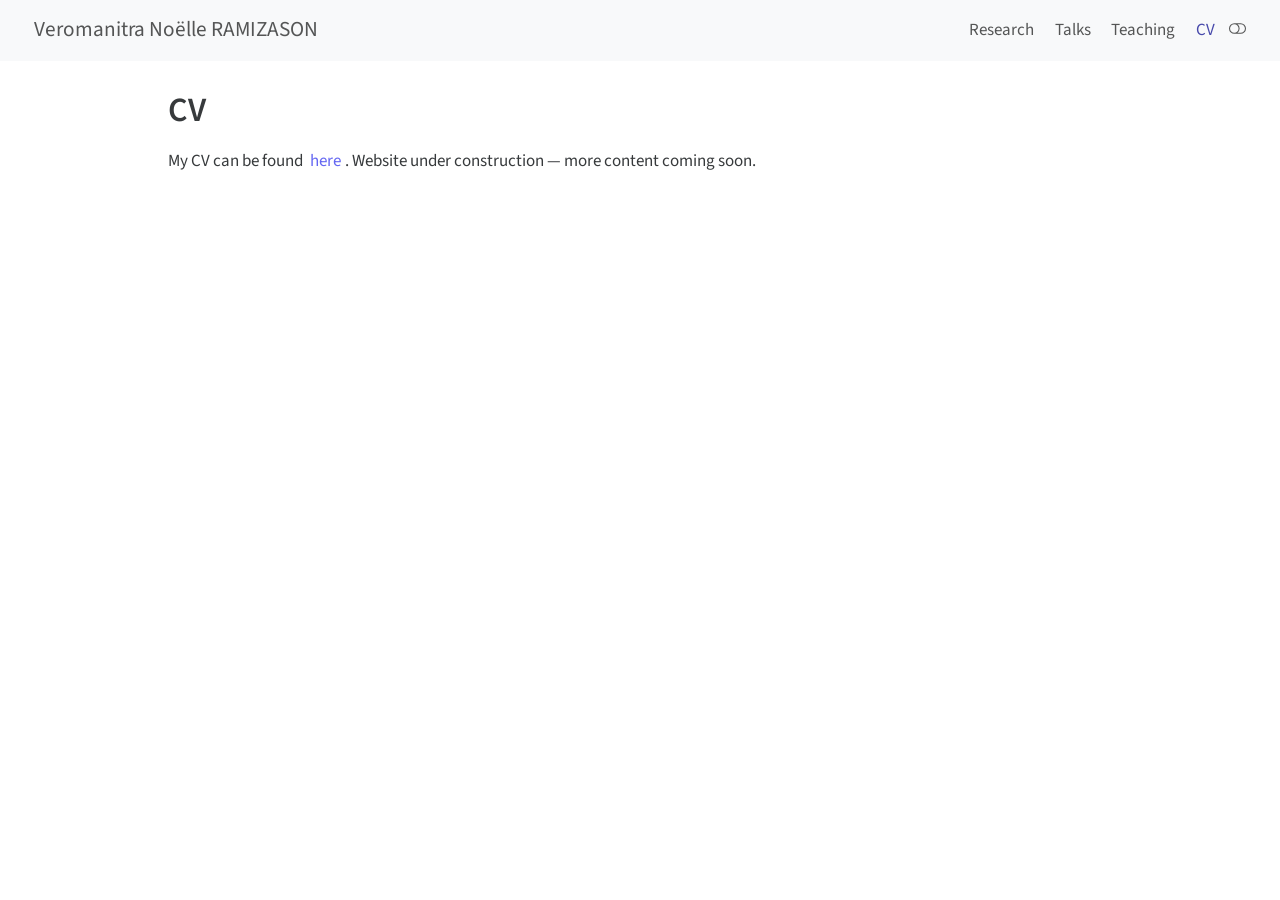
<file: Pages/CV.html>
<!DOCTYPE html>
<html xmlns="http://www.w3.org/1999/xhtml" lang="en" xml:lang="en"><head>

<meta charset="utf-8">
<meta name="generator" content="quarto-1.9.38">

<meta name="viewport" content="width=device-width, initial-scale=1.0, user-scalable=yes">


<title>CV – Veromanitra Noëlle RAMIZASON</title>
<style>
/* Default styles provided by pandoc.
** See https://pandoc.org/MANUAL.html#variables-for-html for config info.
*/
code{white-space: pre-wrap;}
span.smallcaps{font-variant: small-caps;}
div.columns{display: flex; gap: min(4vw, 1.5em);}
div.column{flex: auto; overflow-x: auto;}
div.hanging-indent{margin-left: 1.5em; text-indent: -1.5em;}
ul.task-list{list-style: none;}
ul.task-list li input[type="checkbox"] {
  width: 0.8em;
  margin: 0 0.8em 0.2em -1em; /* quarto-specific, see https://github.com/quarto-dev/quarto-cli/issues/4556 */ 
  vertical-align: middle;
}
</style>


<script src="../site_libs/quarto-nav/quarto-nav.js"></script>
<script src="../site_libs/quarto-nav/headroom.min.js"></script>
<link href="../favicon.ico" rel="icon">
<script src="../site_libs/clipboard/clipboard.min.js"></script>
<script src="../site_libs/quarto-html/quarto.js" type="module"></script>
<script src="../site_libs/quarto-html/tabsets/tabsets.js" type="module"></script>
<script src="../site_libs/quarto-html/popper.min.js"></script>
<script src="../site_libs/quarto-html/tippy.umd.min.js"></script>
<script src="../site_libs/quarto-html/anchor.min.js"></script>
<link href="../site_libs/quarto-html/tippy.css" rel="stylesheet">
<link href="../site_libs/quarto-html/quarto-syntax-highlighting-15634bcf2e68342d4ad2dfa704d543f6.css" rel="stylesheet" class="quarto-color-scheme" id="quarto-text-highlighting-styles">
<link href="../site_libs/quarto-html/quarto-syntax-highlighting-dark-0a6b7249c26820e032cb0bd839ff02b1.css" rel="stylesheet" class="quarto-color-scheme quarto-color-alternate" id="quarto-text-highlighting-styles">
<link href="../site_libs/quarto-html/quarto-syntax-highlighting-15634bcf2e68342d4ad2dfa704d543f6.css" rel="stylesheet" class="quarto-color-scheme-extra" id="quarto-text-highlighting-styles">
<script src="../site_libs/bootstrap/bootstrap.min.js"></script>
<link href="../site_libs/bootstrap/bootstrap-icons.css" rel="stylesheet">
<link href="../site_libs/bootstrap/bootstrap-da73d695211fcba811c8eaa2562dfb43.min.css" rel="stylesheet" append-hash="true" class="quarto-color-scheme" id="quarto-bootstrap" data-mode="light">
<link href="../site_libs/bootstrap/bootstrap-dark-b9e9b0af3005a2810d15fa088a586432.min.css" rel="stylesheet" append-hash="true" class="quarto-color-scheme quarto-color-alternate" id="quarto-bootstrap" data-mode="dark">
<link href="../site_libs/bootstrap/bootstrap-da73d695211fcba811c8eaa2562dfb43.min.css" rel="stylesheet" append-hash="true" class="quarto-color-scheme-extra" id="quarto-bootstrap" data-mode="light">
<script id="quarto-search-options" type="application/json">{
  "language": {
    "search-no-results-text": "No results",
    "search-matching-documents-text": "matching documents",
    "search-copy-link-title": "Copy link to search",
    "search-hide-matches-text": "Hide additional matches",
    "search-more-match-text": "more match in this document",
    "search-more-matches-text": "more matches in this document",
    "search-clear-button-title": "Clear",
    "search-text-placeholder": "",
    "search-detached-cancel-button-title": "Cancel",
    "search-submit-button-title": "Submit",
    "search-label": "Search"
  }
}</script>


<meta property="og:title" content="CV – Veromanitra Noëlle RAMIZASON">
<meta property="og:description" content="">
<meta property="og:site_name" content="Veromanitra Noëlle RAMIZASON">
</head>

<body class="nav-fixed quarto-light"><script id="quarto-html-before-body" type="application/javascript">
    const toggleBodyColorMode = (bsSheetEl) => {
      const mode = bsSheetEl.getAttribute("data-mode");
      const bodyEl = window.document.querySelector("body");
      if (mode === "dark") {
        bodyEl.classList.add("quarto-dark");
        bodyEl.classList.remove("quarto-light");
      } else {
        bodyEl.classList.add("quarto-light");
        bodyEl.classList.remove("quarto-dark");
      }
    }
    const toggleBodyColorPrimary = () => {
      const bsSheetEl = window.document.querySelector("link#quarto-bootstrap:not([rel=disabled-stylesheet])");
      if (bsSheetEl) {
        toggleBodyColorMode(bsSheetEl);
      }
    }
    const setColorSchemeToggle = (alternate) => {
      const toggles = window.document.querySelectorAll('.quarto-color-scheme-toggle');
      for (let i=0; i < toggles.length; i++) {
        const toggle = toggles[i];
        if (toggle) {
          if (alternate) {
            toggle.classList.add("alternate");
          } else {
            toggle.classList.remove("alternate");
          }
        }
      }
    };
    const toggleColorMode = (alternate) => {
      // Switch the stylesheets
      const primaryStylesheets = window.document.querySelectorAll('link.quarto-color-scheme:not(.quarto-color-alternate)');
      const alternateStylesheets = window.document.querySelectorAll('link.quarto-color-scheme.quarto-color-alternate');
      manageTransitions('#quarto-margin-sidebar .nav-link', false);
      if (alternate) {
        // note: dark is layered on light, we don't disable primary!
        enableStylesheet(alternateStylesheets);
        for (const sheetNode of alternateStylesheets) {
          if (sheetNode.id === "quarto-bootstrap") {
            toggleBodyColorMode(sheetNode);
          }
        }
      } else {
        disableStylesheet(alternateStylesheets);
        enableStylesheet(primaryStylesheets)
        toggleBodyColorPrimary();
      }
      manageTransitions('#quarto-margin-sidebar .nav-link', true);
      // Switch the toggles
      setColorSchemeToggle(alternate)
      // Hack to workaround the fact that safari doesn't
      // properly recolor the scrollbar when toggling (#1455)
      if (navigator.userAgent.indexOf('Safari') > 0 && navigator.userAgent.indexOf('Chrome') == -1) {
        manageTransitions("body", false);
        window.scrollTo(0, 1);
        setTimeout(() => {
          window.scrollTo(0, 0);
          manageTransitions("body", true);
        }, 40);
      }
    }
    const disableStylesheet = (stylesheets) => {
      for (let i=0; i < stylesheets.length; i++) {
        const stylesheet = stylesheets[i];
        stylesheet.rel = 'disabled-stylesheet';
      }
    }
    const enableStylesheet = (stylesheets) => {
      for (let i=0; i < stylesheets.length; i++) {
        const stylesheet = stylesheets[i];
        if(stylesheet.rel !== 'stylesheet') { // for Chrome, which will still FOUC without this check
          stylesheet.rel = 'stylesheet';
        }
      }
    }
    const manageTransitions = (selector, allowTransitions) => {
      const els = window.document.querySelectorAll(selector);
      for (let i=0; i < els.length; i++) {
        const el = els[i];
        if (allowTransitions) {
          el.classList.remove('notransition');
        } else {
          el.classList.add('notransition');
        }
      }
    }
    const isFileUrl = () => {
      return window.location.protocol === 'file:';
    }
    const hasAlternateSentinel = () => {
      let styleSentinel = getColorSchemeSentinel();
      if (styleSentinel !== null) {
        return styleSentinel === "alternate";
      } else {
        return false;
      }
    }
    const setStyleSentinel = (alternate) => {
      const value = alternate ? "alternate" : "default";
      if (!isFileUrl()) {
        window.localStorage.setItem("quarto-color-scheme", value);
      } else {
        localAlternateSentinel = value;
      }
    }
    const getColorSchemeSentinel = () => {
      if (!isFileUrl()) {
        const storageValue = window.localStorage.getItem("quarto-color-scheme");
        return storageValue != null ? storageValue : localAlternateSentinel;
      } else {
        return localAlternateSentinel;
      }
    }
    const toggleGiscusIfUsed = (isAlternate, darkModeDefault) => {
      const baseTheme = document.querySelector('#giscus-base-theme')?.value ?? 'light';
      const alternateTheme = document.querySelector('#giscus-alt-theme')?.value ?? 'dark';
      let newTheme = '';
      if(authorPrefersDark) {
        newTheme = isAlternate ? baseTheme : alternateTheme;
      } else {
        newTheme = isAlternate ? alternateTheme : baseTheme;
      }
      const changeGiscusTheme = () => {
        // From: https://github.com/giscus/giscus/issues/336
        const sendMessage = (message) => {
          const iframe = document.querySelector('iframe.giscus-frame');
          if (!iframe) return;
          iframe.contentWindow.postMessage({ giscus: message }, 'https://giscus.app');
        }
        sendMessage({
          setConfig: {
            theme: newTheme
          }
        });
      }
      const isGiscussLoaded = window.document.querySelector('iframe.giscus-frame') !== null;
      if (isGiscussLoaded) {
        changeGiscusTheme();
      }
    };
    const authorPrefersDark = false;
    const darkModeDefault = authorPrefersDark;
      document.querySelector('link#quarto-text-highlighting-styles.quarto-color-scheme-extra').rel = 'disabled-stylesheet';
      document.querySelector('link#quarto-bootstrap.quarto-color-scheme-extra').rel = 'disabled-stylesheet';
    let localAlternateSentinel = darkModeDefault ? 'alternate' : 'default';
    // Dark / light mode switch
    window.quartoToggleColorScheme = () => {
      // Read the current dark / light value
      let toAlternate = !hasAlternateSentinel();
      toggleColorMode(toAlternate);
      setStyleSentinel(toAlternate);
      toggleGiscusIfUsed(toAlternate, darkModeDefault);
      window.dispatchEvent(new Event('resize'));
    };
    // Switch to dark mode if need be
    if (hasAlternateSentinel()) {
      toggleColorMode(true);
    } else {
      toggleColorMode(false);
    }
  </script>

<div id="quarto-search-results"></div>
  <header id="quarto-header" class="headroom fixed-top">
    <nav class="navbar navbar-expand-lg " data-bs-theme="dark">
      <div class="navbar-container container-fluid">
      <div class="navbar-brand-container mx-auto">
    <a class="navbar-brand" href="../index.html">
    <span class="navbar-title">Veromanitra Noëlle RAMIZASON</span>
    </a>
  </div>
          <button class="navbar-toggler" type="button" data-bs-toggle="collapse" data-bs-target="#navbarCollapse" aria-controls="navbarCollapse" role="menu" aria-expanded="false" aria-label="Toggle navigation" onclick="if (window.quartoToggleHeadroom) { window.quartoToggleHeadroom(); }">
  <span class="navbar-toggler-icon"></span>
</button>
          <div class="collapse navbar-collapse" id="navbarCollapse">
            <ul class="navbar-nav navbar-nav-scroll ms-auto">
  <li class="nav-item">
    <a class="nav-link" href="../Pages/Research.html"> 
<span class="menu-text">Research</span></a>
  </li>  
  <li class="nav-item">
    <a class="nav-link" href="../Pages/Talks.html"> 
<span class="menu-text">Talks</span></a>
  </li>  
  <li class="nav-item">
    <a class="nav-link" href="../Pages/Teaching.html"> 
<span class="menu-text">Teaching</span></a>
  </li>  
  <li class="nav-item">
    <a class="nav-link active" href="../Pages/CV.html" aria-current="page"> 
<span class="menu-text">CV</span></a>
  </li>  
</ul>
          </div> <!-- /navcollapse -->
            <div class="quarto-navbar-tools">
  <a href="" class="quarto-color-scheme-toggle quarto-navigation-tool  px-1" onclick="window.quartoToggleColorScheme(); return false;" title="Toggle dark mode"><i class="bi"></i></a>
</div>
      </div> <!-- /container-fluid -->
    </nav>
</header>
<!-- content -->
<div id="quarto-content" class="quarto-container page-columns page-rows-contents page-layout-article page-navbar">
<!-- sidebar -->
<!-- margin-sidebar -->
    <div id="quarto-margin-sidebar" class="sidebar margin-sidebar zindex-bottom">
        
    </div>
<!-- main -->
<main class="content" id="quarto-document-content">


<header id="title-block-header" class="quarto-title-block default">
<div class="quarto-title">
<h1 class="title">CV</h1>
</div>



<div class="quarto-title-meta">

    
  
    
  </div>
  


</header>


<p>My CV can be found <a href="../files/RAMIZASON_VEROMANITRA_CV_EGS_2026.pdf">here</a>. Website under construction — more content coming soon.</p>



</main> <!-- /main -->
<script id="quarto-html-after-body" type="application/javascript">
  window.document.addEventListener("DOMContentLoaded", function (event) {
    // Ensure there is a toggle, if there isn't float one in the top right
    if (window.document.querySelector('.quarto-color-scheme-toggle') === null) {
      const a = window.document.createElement('a');
      a.classList.add('top-right');
      a.classList.add('quarto-color-scheme-toggle');
      a.href = "";
      a.onclick = function() { try { window.quartoToggleColorScheme(); } catch {} return false; };
      const i = window.document.createElement("i");
      i.classList.add('bi');
      a.appendChild(i);
      window.document.body.appendChild(a);
    }
    setColorSchemeToggle(hasAlternateSentinel())
    const icon = "";
    const anchorJS = new window.AnchorJS();
    anchorJS.options = {
      placement: 'right',
      icon: icon
    };
    anchorJS.add('.anchored');
    const isCodeAnnotation = (el) => {
      for (const clz of el.classList) {
        if (clz.startsWith('code-annotation-')) {                     
          return true;
        }
      }
      return false;
    }
    const onCopySuccess = function(e) {
      // button target
      const button = e.trigger;
      // don't keep focus
      button.blur();
      // flash "checked"
      button.classList.add('code-copy-button-checked');
      var currentTitle = button.getAttribute("title");
      button.setAttribute("title", "Copied!");
      let tooltip;
      if (window.bootstrap) {
        button.setAttribute("data-bs-toggle", "tooltip");
        button.setAttribute("data-bs-placement", "left");
        button.setAttribute("data-bs-title", "Copied!");
        tooltip = new bootstrap.Tooltip(button, 
          { trigger: "manual", 
            customClass: "code-copy-button-tooltip",
            offset: [0, -8]});
        tooltip.show();    
      }
      setTimeout(function() {
        if (tooltip) {
          tooltip.hide();
          button.removeAttribute("data-bs-title");
          button.removeAttribute("data-bs-toggle");
          button.removeAttribute("data-bs-placement");
        }
        button.setAttribute("title", currentTitle);
        button.classList.remove('code-copy-button-checked');
      }, 1000);
      // clear code selection
      e.clearSelection();
    }
    const getTextToCopy = function(trigger) {
      const outerScaffold = trigger.parentElement.cloneNode(true);
      const codeEl = outerScaffold.querySelector('code');
      for (const childEl of codeEl.children) {
        if (isCodeAnnotation(childEl)) {
          childEl.remove();
        }
      }
      return codeEl.innerText;
    }
    const clipboard = new window.ClipboardJS('.code-copy-button:not([data-in-quarto-modal])', {
      text: getTextToCopy
    });
    clipboard.on('success', onCopySuccess);
    if (window.document.getElementById('quarto-embedded-source-code-modal')) {
      const clipboardModal = new window.ClipboardJS('.code-copy-button[data-in-quarto-modal]', {
        text: getTextToCopy,
        container: window.document.getElementById('quarto-embedded-source-code-modal')
      });
      clipboardModal.on('success', onCopySuccess);
    }
      var localhostRegex = new RegExp(/^(?:http|https):\/\/localhost\:?[0-9]*\//);
      var mailtoRegex = new RegExp(/^mailto:/);
        var filterRegex = new RegExp("https:\/\/Veromanitra\.github\.io\/");
      var isInternal = (href) => {
          return filterRegex.test(href) || localhostRegex.test(href) || mailtoRegex.test(href);
      }
      // Inspect non-navigation links and adorn them if external
     var links = window.document.querySelectorAll('a[href]:not(.nav-link):not(.navbar-brand):not(.toc-action):not(.sidebar-link):not(.sidebar-item-toggle):not(.pagination-link):not(.no-external):not([aria-hidden]):not(.dropdown-item):not(.quarto-navigation-tool):not(.about-link)');
      for (var i=0; i<links.length; i++) {
        const link = links[i];
        if (!isInternal(link.href)) {
          // undo the damage that might have been done by quarto-nav.js in the case of
          // links that we want to consider external
          if (link.dataset.originalHref !== undefined) {
            link.href = link.dataset.originalHref;
          }
        }
      }
    function tippyHover(el, contentFn, onTriggerFn, onUntriggerFn) {
      const config = {
        allowHTML: true,
        maxWidth: 500,
        delay: 100,
        arrow: false,
        appendTo: function(el) {
            return el.parentElement;
        },
        interactive: true,
        interactiveBorder: 10,
        theme: 'quarto',
        placement: 'bottom-start',
      };
      if (contentFn) {
        config.content = contentFn;
      }
      if (onTriggerFn) {
        config.onTrigger = onTriggerFn;
      }
      if (onUntriggerFn) {
        config.onUntrigger = onUntriggerFn;
      }
      window.tippy(el, config); 
    }
    const noterefs = window.document.querySelectorAll('a[role="doc-noteref"]');
    for (var i=0; i<noterefs.length; i++) {
      const ref = noterefs[i];
      tippyHover(ref, function() {
        // use id or data attribute instead here
        let href = ref.getAttribute('data-footnote-href') || ref.getAttribute('href');
        try { href = new URL(href).hash; } catch {}
        const id = href.replace(/^#\/?/, "");
        const note = window.document.getElementById(id);
        if (note) {
          return note.innerHTML;
        } else {
          return "";
        }
      });
    }
    const xrefs = window.document.querySelectorAll('a.quarto-xref');
    const processXRef = (id, note) => {
      // Strip column container classes
      const stripColumnClz = (el) => {
        el.classList.remove("page-full", "page-columns");
        if (el.children) {
          for (const child of el.children) {
            stripColumnClz(child);
          }
        }
      }
      stripColumnClz(note)
      if (id === null || id.startsWith('sec-')) {
        // Special case sections, only their first couple elements
        const container = document.createElement("div");
        if (note.children && note.children.length > 2) {
          container.appendChild(note.children[0].cloneNode(true));
          for (let i = 1; i < note.children.length; i++) {
            const child = note.children[i];
            if (child.tagName === "P" && child.innerText === "") {
              continue;
            } else {
              container.appendChild(child.cloneNode(true));
              break;
            }
          }
          if (window.Quarto?.typesetMath) {
            window.Quarto.typesetMath(container);
          }
          return container.innerHTML
        } else {
          if (window.Quarto?.typesetMath) {
            window.Quarto.typesetMath(note);
          }
          return note.innerHTML;
        }
      } else {
        // Remove any anchor links if they are present
        const anchorLink = note.querySelector('a.anchorjs-link');
        if (anchorLink) {
          anchorLink.remove();
        }
        if (window.Quarto?.typesetMath) {
          window.Quarto.typesetMath(note);
        }
        if (note.classList.contains("callout")) {
          return note.outerHTML;
        } else {
          return note.innerHTML;
        }
      }
    }
    for (var i=0; i<xrefs.length; i++) {
      const xref = xrefs[i];
      tippyHover(xref, undefined, function(instance) {
        instance.disable();
        let url = xref.getAttribute('href');
        let hash = undefined; 
        if (url.startsWith('#')) {
          hash = url;
        } else {
          try { hash = new URL(url).hash; } catch {}
        }
        if (hash) {
          const id = hash.replace(/^#\/?/, "");
          const note = window.document.getElementById(id);
          if (note !== null) {
            try {
              const html = processXRef(id, note.cloneNode(true));
              instance.setContent(html);
            } finally {
              instance.enable();
              instance.show();
            }
          } else {
            // See if we can fetch this
            fetch(url.split('#')[0])
            .then(res => res.text())
            .then(html => {
              const parser = new DOMParser();
              const htmlDoc = parser.parseFromString(html, "text/html");
              const note = htmlDoc.getElementById(id);
              if (note !== null) {
                const html = processXRef(id, note);
                instance.setContent(html);
              } 
            }).finally(() => {
              instance.enable();
              instance.show();
            });
          }
        } else {
          // See if we can fetch a full url (with no hash to target)
          // This is a special case and we should probably do some content thinning / targeting
          fetch(url)
          .then(res => res.text())
          .then(html => {
            const parser = new DOMParser();
            const htmlDoc = parser.parseFromString(html, "text/html");
            const note = htmlDoc.querySelector('main.content');
            if (note !== null) {
              // This should only happen for chapter cross references
              // (since there is no id in the URL)
              // remove the first header
              if (note.children.length > 0 && note.children[0].tagName === "HEADER") {
                note.children[0].remove();
              }
              const html = processXRef(null, note);
              instance.setContent(html);
            } 
          }).finally(() => {
            instance.enable();
            instance.show();
          });
        }
      }, function(instance) {
      });
    }
        let selectedAnnoteEl;
        const selectorForAnnotation = ( cell, annotation) => {
          let cellAttr = 'data-code-cell="' + cell + '"';
          let lineAttr = 'data-code-annotation="' +  annotation + '"';
          const selector = 'span[' + cellAttr + '][' + lineAttr + ']';
          return selector;
        }
        const selectCodeLines = (annoteEl) => {
          const doc = window.document;
          const targetCell = annoteEl.getAttribute("data-target-cell");
          const targetAnnotation = annoteEl.getAttribute("data-target-annotation");
          const annoteSpan = window.document.querySelector(selectorForAnnotation(targetCell, targetAnnotation));
          const lines = annoteSpan.getAttribute("data-code-lines").split(",");
          const lineIds = lines.map((line) => {
            return targetCell + "-" + line;
          })
          let top = null;
          let height = null;
          let parent = null;
          if (lineIds.length > 0) {
              //compute the position of the single el (top and bottom and make a div)
              const el = window.document.getElementById(lineIds[0]);
              top = el.offsetTop;
              height = el.offsetHeight;
              parent = el.parentElement.parentElement;
            if (lineIds.length > 1) {
              const lastEl = window.document.getElementById(lineIds[lineIds.length - 1]);
              const bottom = lastEl.offsetTop + lastEl.offsetHeight;
              height = bottom - top;
            }
            if (top !== null && height !== null && parent !== null) {
              // cook up a div (if necessary) and position it 
              let div = window.document.getElementById("code-annotation-line-highlight");
              if (div === null) {
                div = window.document.createElement("div");
                div.setAttribute("id", "code-annotation-line-highlight");
                div.style.position = 'absolute';
                parent.appendChild(div);
              }
              div.style.top = top - 2 + "px";
              div.style.height = height + 4 + "px";
              div.style.left = 0;
              let gutterDiv = window.document.getElementById("code-annotation-line-highlight-gutter");
              if (gutterDiv === null) {
                gutterDiv = window.document.createElement("div");
                gutterDiv.setAttribute("id", "code-annotation-line-highlight-gutter");
                gutterDiv.style.position = 'absolute';
                const codeCell = window.document.getElementById(targetCell);
                const gutter = codeCell.querySelector('.code-annotation-gutter');
                gutter.appendChild(gutterDiv);
              }
              gutterDiv.style.top = top - 2 + "px";
              gutterDiv.style.height = height + 4 + "px";
            }
            selectedAnnoteEl = annoteEl;
          }
        };
        const unselectCodeLines = () => {
          const elementsIds = ["code-annotation-line-highlight", "code-annotation-line-highlight-gutter"];
          elementsIds.forEach((elId) => {
            const div = window.document.getElementById(elId);
            if (div) {
              div.remove();
            }
          });
          selectedAnnoteEl = undefined;
        };
          // Handle positioning of the toggle
      window.addEventListener(
        "resize",
        throttle(() => {
          elRect = undefined;
          if (selectedAnnoteEl) {
            selectCodeLines(selectedAnnoteEl);
          }
        }, 10)
      );
      function throttle(fn, ms) {
      let throttle = false;
      let timer;
        return (...args) => {
          if(!throttle) { // first call gets through
              fn.apply(this, args);
              throttle = true;
          } else { // all the others get throttled
              if(timer) clearTimeout(timer); // cancel #2
              timer = setTimeout(() => {
                fn.apply(this, args);
                timer = throttle = false;
              }, ms);
          }
        };
      }
        // Attach click handler to the DT
        const annoteDls = window.document.querySelectorAll('dt[data-target-cell]');
        for (const annoteDlNode of annoteDls) {
          annoteDlNode.addEventListener('click', (event) => {
            const clickedEl = event.target;
            if (clickedEl !== selectedAnnoteEl) {
              unselectCodeLines();
              const activeEl = window.document.querySelector('dt[data-target-cell].code-annotation-active');
              if (activeEl) {
                activeEl.classList.remove('code-annotation-active');
              }
              selectCodeLines(clickedEl);
              clickedEl.classList.add('code-annotation-active');
            } else {
              // Unselect the line
              unselectCodeLines();
              clickedEl.classList.remove('code-annotation-active');
            }
          });
        }
    const findCites = (el) => {
      const parentEl = el.parentElement;
      if (parentEl) {
        const cites = parentEl.dataset.cites;
        if (cites) {
          return {
            el,
            cites: cites.split(' ')
          };
        } else {
          return findCites(el.parentElement)
        }
      } else {
        return undefined;
      }
    };
    var bibliorefs = window.document.querySelectorAll('a[role="doc-biblioref"]');
    for (var i=0; i<bibliorefs.length; i++) {
      const ref = bibliorefs[i];
      const citeInfo = findCites(ref);
      if (citeInfo) {
        tippyHover(citeInfo.el, function() {
          var popup = window.document.createElement('div');
          citeInfo.cites.forEach(function(cite) {
            var citeDiv = window.document.createElement('div');
            citeDiv.classList.add('hanging-indent');
            citeDiv.classList.add('csl-entry');
            var biblioDiv = window.document.getElementById('ref-' + cite);
            if (biblioDiv) {
              citeDiv.innerHTML = biblioDiv.innerHTML;
            }
            popup.appendChild(citeDiv);
          });
          return popup.innerHTML;
        });
      }
    }
  });
  </script>
</div> <!-- /content -->




</body></html>
</file>
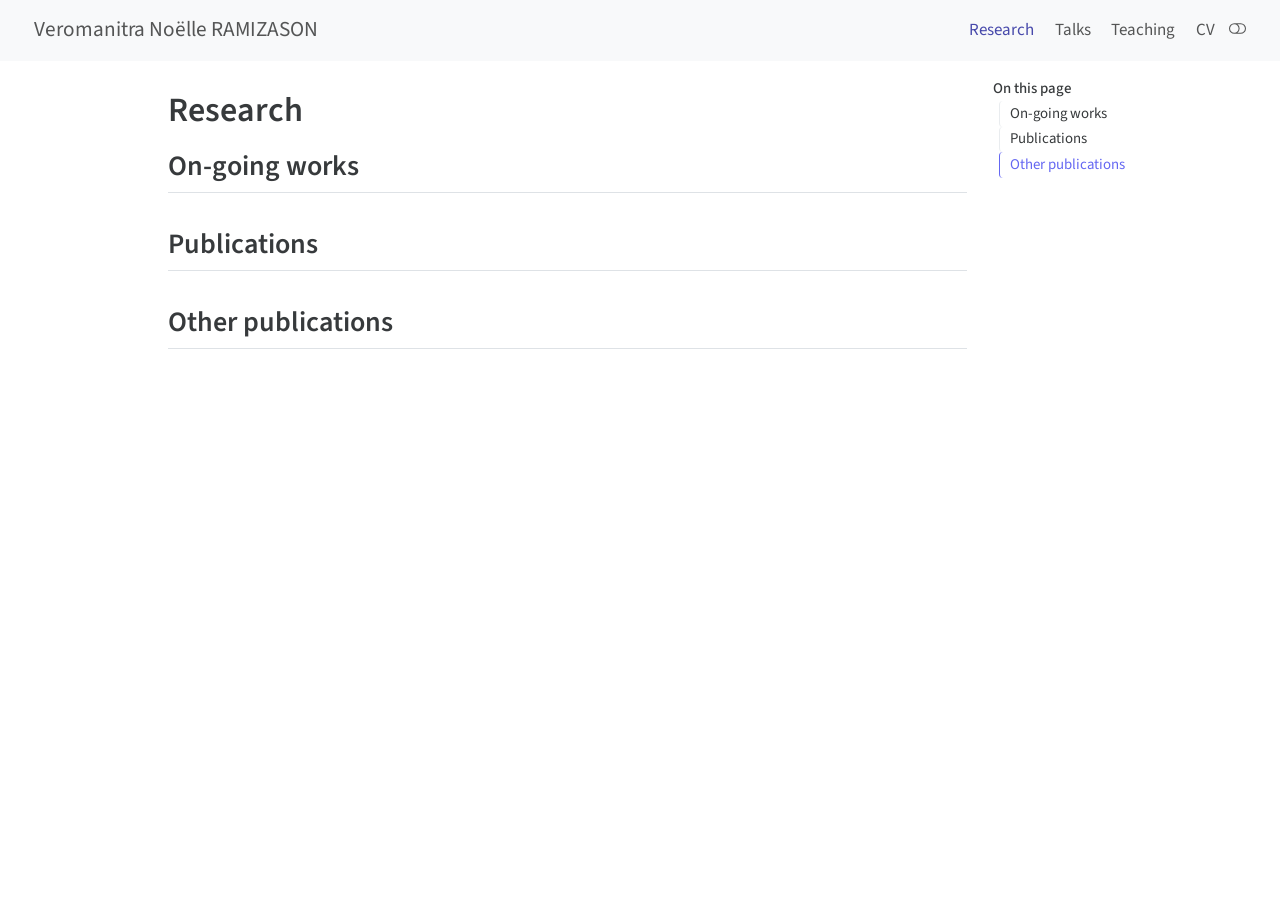
<file: Pages/Research.html>
<!DOCTYPE html>
<html xmlns="http://www.w3.org/1999/xhtml" lang="en" xml:lang="en"><head>

<meta charset="utf-8">
<meta name="generator" content="quarto-1.9.38">

<meta name="viewport" content="width=device-width, initial-scale=1.0, user-scalable=yes">


<title>Research – Veromanitra Noëlle RAMIZASON</title>
<style>
/* Default styles provided by pandoc.
** See https://pandoc.org/MANUAL.html#variables-for-html for config info.
*/
code{white-space: pre-wrap;}
span.smallcaps{font-variant: small-caps;}
div.columns{display: flex; gap: min(4vw, 1.5em);}
div.column{flex: auto; overflow-x: auto;}
div.hanging-indent{margin-left: 1.5em; text-indent: -1.5em;}
ul.task-list{list-style: none;}
ul.task-list li input[type="checkbox"] {
  width: 0.8em;
  margin: 0 0.8em 0.2em -1em; /* quarto-specific, see https://github.com/quarto-dev/quarto-cli/issues/4556 */ 
  vertical-align: middle;
}
</style>


<script src="../site_libs/quarto-nav/quarto-nav.js"></script>
<script src="../site_libs/quarto-nav/headroom.min.js"></script>
<link href="../favicon.ico" rel="icon">
<script src="../site_libs/clipboard/clipboard.min.js"></script>
<script src="../site_libs/quarto-html/quarto.js" type="module"></script>
<script src="../site_libs/quarto-html/tabsets/tabsets.js" type="module"></script>
<script src="../site_libs/quarto-html/popper.min.js"></script>
<script src="../site_libs/quarto-html/tippy.umd.min.js"></script>
<script src="../site_libs/quarto-html/anchor.min.js"></script>
<link href="../site_libs/quarto-html/tippy.css" rel="stylesheet">
<link href="../site_libs/quarto-html/quarto-syntax-highlighting-15634bcf2e68342d4ad2dfa704d543f6.css" rel="stylesheet" class="quarto-color-scheme" id="quarto-text-highlighting-styles">
<link href="../site_libs/quarto-html/quarto-syntax-highlighting-dark-0a6b7249c26820e032cb0bd839ff02b1.css" rel="stylesheet" class="quarto-color-scheme quarto-color-alternate" id="quarto-text-highlighting-styles">
<link href="../site_libs/quarto-html/quarto-syntax-highlighting-15634bcf2e68342d4ad2dfa704d543f6.css" rel="stylesheet" class="quarto-color-scheme-extra" id="quarto-text-highlighting-styles">
<script src="../site_libs/bootstrap/bootstrap.min.js"></script>
<link href="../site_libs/bootstrap/bootstrap-icons.css" rel="stylesheet">
<link href="../site_libs/bootstrap/bootstrap-da73d695211fcba811c8eaa2562dfb43.min.css" rel="stylesheet" append-hash="true" class="quarto-color-scheme" id="quarto-bootstrap" data-mode="light">
<link href="../site_libs/bootstrap/bootstrap-dark-b9e9b0af3005a2810d15fa088a586432.min.css" rel="stylesheet" append-hash="true" class="quarto-color-scheme quarto-color-alternate" id="quarto-bootstrap" data-mode="dark">
<link href="../site_libs/bootstrap/bootstrap-da73d695211fcba811c8eaa2562dfb43.min.css" rel="stylesheet" append-hash="true" class="quarto-color-scheme-extra" id="quarto-bootstrap" data-mode="light">
<script id="quarto-search-options" type="application/json">{
  "language": {
    "search-no-results-text": "No results",
    "search-matching-documents-text": "matching documents",
    "search-copy-link-title": "Copy link to search",
    "search-hide-matches-text": "Hide additional matches",
    "search-more-match-text": "more match in this document",
    "search-more-matches-text": "more matches in this document",
    "search-clear-button-title": "Clear",
    "search-text-placeholder": "",
    "search-detached-cancel-button-title": "Cancel",
    "search-submit-button-title": "Submit",
    "search-label": "Search"
  }
}</script>


<meta property="og:title" content="Research – Veromanitra Noëlle RAMIZASON">
<meta property="og:site_name" content="Veromanitra Noëlle RAMIZASON">
</head>

<body class="nav-fixed quarto-light"><script id="quarto-html-before-body" type="application/javascript">
    const toggleBodyColorMode = (bsSheetEl) => {
      const mode = bsSheetEl.getAttribute("data-mode");
      const bodyEl = window.document.querySelector("body");
      if (mode === "dark") {
        bodyEl.classList.add("quarto-dark");
        bodyEl.classList.remove("quarto-light");
      } else {
        bodyEl.classList.add("quarto-light");
        bodyEl.classList.remove("quarto-dark");
      }
    }
    const toggleBodyColorPrimary = () => {
      const bsSheetEl = window.document.querySelector("link#quarto-bootstrap:not([rel=disabled-stylesheet])");
      if (bsSheetEl) {
        toggleBodyColorMode(bsSheetEl);
      }
    }
    const setColorSchemeToggle = (alternate) => {
      const toggles = window.document.querySelectorAll('.quarto-color-scheme-toggle');
      for (let i=0; i < toggles.length; i++) {
        const toggle = toggles[i];
        if (toggle) {
          if (alternate) {
            toggle.classList.add("alternate");
          } else {
            toggle.classList.remove("alternate");
          }
        }
      }
    };
    const toggleColorMode = (alternate) => {
      // Switch the stylesheets
      const primaryStylesheets = window.document.querySelectorAll('link.quarto-color-scheme:not(.quarto-color-alternate)');
      const alternateStylesheets = window.document.querySelectorAll('link.quarto-color-scheme.quarto-color-alternate');
      manageTransitions('#quarto-margin-sidebar .nav-link', false);
      if (alternate) {
        // note: dark is layered on light, we don't disable primary!
        enableStylesheet(alternateStylesheets);
        for (const sheetNode of alternateStylesheets) {
          if (sheetNode.id === "quarto-bootstrap") {
            toggleBodyColorMode(sheetNode);
          }
        }
      } else {
        disableStylesheet(alternateStylesheets);
        enableStylesheet(primaryStylesheets)
        toggleBodyColorPrimary();
      }
      manageTransitions('#quarto-margin-sidebar .nav-link', true);
      // Switch the toggles
      setColorSchemeToggle(alternate)
      // Hack to workaround the fact that safari doesn't
      // properly recolor the scrollbar when toggling (#1455)
      if (navigator.userAgent.indexOf('Safari') > 0 && navigator.userAgent.indexOf('Chrome') == -1) {
        manageTransitions("body", false);
        window.scrollTo(0, 1);
        setTimeout(() => {
          window.scrollTo(0, 0);
          manageTransitions("body", true);
        }, 40);
      }
    }
    const disableStylesheet = (stylesheets) => {
      for (let i=0; i < stylesheets.length; i++) {
        const stylesheet = stylesheets[i];
        stylesheet.rel = 'disabled-stylesheet';
      }
    }
    const enableStylesheet = (stylesheets) => {
      for (let i=0; i < stylesheets.length; i++) {
        const stylesheet = stylesheets[i];
        if(stylesheet.rel !== 'stylesheet') { // for Chrome, which will still FOUC without this check
          stylesheet.rel = 'stylesheet';
        }
      }
    }
    const manageTransitions = (selector, allowTransitions) => {
      const els = window.document.querySelectorAll(selector);
      for (let i=0; i < els.length; i++) {
        const el = els[i];
        if (allowTransitions) {
          el.classList.remove('notransition');
        } else {
          el.classList.add('notransition');
        }
      }
    }
    const isFileUrl = () => {
      return window.location.protocol === 'file:';
    }
    const hasAlternateSentinel = () => {
      let styleSentinel = getColorSchemeSentinel();
      if (styleSentinel !== null) {
        return styleSentinel === "alternate";
      } else {
        return false;
      }
    }
    const setStyleSentinel = (alternate) => {
      const value = alternate ? "alternate" : "default";
      if (!isFileUrl()) {
        window.localStorage.setItem("quarto-color-scheme", value);
      } else {
        localAlternateSentinel = value;
      }
    }
    const getColorSchemeSentinel = () => {
      if (!isFileUrl()) {
        const storageValue = window.localStorage.getItem("quarto-color-scheme");
        return storageValue != null ? storageValue : localAlternateSentinel;
      } else {
        return localAlternateSentinel;
      }
    }
    const toggleGiscusIfUsed = (isAlternate, darkModeDefault) => {
      const baseTheme = document.querySelector('#giscus-base-theme')?.value ?? 'light';
      const alternateTheme = document.querySelector('#giscus-alt-theme')?.value ?? 'dark';
      let newTheme = '';
      if(authorPrefersDark) {
        newTheme = isAlternate ? baseTheme : alternateTheme;
      } else {
        newTheme = isAlternate ? alternateTheme : baseTheme;
      }
      const changeGiscusTheme = () => {
        // From: https://github.com/giscus/giscus/issues/336
        const sendMessage = (message) => {
          const iframe = document.querySelector('iframe.giscus-frame');
          if (!iframe) return;
          iframe.contentWindow.postMessage({ giscus: message }, 'https://giscus.app');
        }
        sendMessage({
          setConfig: {
            theme: newTheme
          }
        });
      }
      const isGiscussLoaded = window.document.querySelector('iframe.giscus-frame') !== null;
      if (isGiscussLoaded) {
        changeGiscusTheme();
      }
    };
    const authorPrefersDark = false;
    const darkModeDefault = authorPrefersDark;
      document.querySelector('link#quarto-text-highlighting-styles.quarto-color-scheme-extra').rel = 'disabled-stylesheet';
      document.querySelector('link#quarto-bootstrap.quarto-color-scheme-extra').rel = 'disabled-stylesheet';
    let localAlternateSentinel = darkModeDefault ? 'alternate' : 'default';
    // Dark / light mode switch
    window.quartoToggleColorScheme = () => {
      // Read the current dark / light value
      let toAlternate = !hasAlternateSentinel();
      toggleColorMode(toAlternate);
      setStyleSentinel(toAlternate);
      toggleGiscusIfUsed(toAlternate, darkModeDefault);
      window.dispatchEvent(new Event('resize'));
    };
    // Switch to dark mode if need be
    if (hasAlternateSentinel()) {
      toggleColorMode(true);
    } else {
      toggleColorMode(false);
    }
  </script>

<div id="quarto-search-results"></div>
  <header id="quarto-header" class="headroom fixed-top">
    <nav class="navbar navbar-expand-lg " data-bs-theme="dark">
      <div class="navbar-container container-fluid">
      <div class="navbar-brand-container mx-auto">
    <a class="navbar-brand" href="../index.html">
    <span class="navbar-title">Veromanitra Noëlle RAMIZASON</span>
    </a>
  </div>
          <button class="navbar-toggler" type="button" data-bs-toggle="collapse" data-bs-target="#navbarCollapse" aria-controls="navbarCollapse" role="menu" aria-expanded="false" aria-label="Toggle navigation" onclick="if (window.quartoToggleHeadroom) { window.quartoToggleHeadroom(); }">
  <span class="navbar-toggler-icon"></span>
</button>
          <div class="collapse navbar-collapse" id="navbarCollapse">
            <ul class="navbar-nav navbar-nav-scroll ms-auto">
  <li class="nav-item">
    <a class="nav-link active" href="../Pages/Research.html" aria-current="page"> 
<span class="menu-text">Research</span></a>
  </li>  
  <li class="nav-item">
    <a class="nav-link" href="../Pages/Talks.html"> 
<span class="menu-text">Talks</span></a>
  </li>  
  <li class="nav-item">
    <a class="nav-link" href="../Pages/Teaching.html"> 
<span class="menu-text">Teaching</span></a>
  </li>  
  <li class="nav-item">
    <a class="nav-link" href="../Pages/CV.html"> 
<span class="menu-text">CV</span></a>
  </li>  
</ul>
          </div> <!-- /navcollapse -->
            <div class="quarto-navbar-tools">
  <a href="" class="quarto-color-scheme-toggle quarto-navigation-tool  px-1" onclick="window.quartoToggleColorScheme(); return false;" title="Toggle dark mode"><i class="bi"></i></a>
</div>
      </div> <!-- /container-fluid -->
    </nav>
</header>
<!-- content -->
<div id="quarto-content" class="quarto-container page-columns page-rows-contents page-layout-article page-navbar">
<!-- sidebar -->
<!-- margin-sidebar -->
    <div id="quarto-margin-sidebar" class="sidebar margin-sidebar">
        <nav id="TOC" role="doc-toc" class="toc-active">
    <h2 id="toc-title">On this page</h2>
   
  <ul>
  <li><a href="#on-going-works" id="toc-on-going-works" class="nav-link active" data-scroll-target="#on-going-works">On-going works</a></li>
  <li><a href="#publications" id="toc-publications" class="nav-link" data-scroll-target="#publications">Publications</a></li>
  <li><a href="#other-publications" id="toc-other-publications" class="nav-link" data-scroll-target="#other-publications">Other publications</a></li>
  </ul>
</nav>
    </div>
<!-- main -->
<main class="content" id="quarto-document-content">


<header id="title-block-header" class="quarto-title-block default">
<div class="quarto-title">
<h1 class="title">Research</h1>
</div>



<div class="quarto-title-meta">

    
  
    
  </div>
  


</header>


<script>
function hide_buttons(button, abstract) {
  var x = document.getElementById(abstract);
  if (x.style.display === "none") {
    x.style.display = "block";
    button.classList.add('toggled');
  } else {
    x.style.display = "none";
    button.classList.remove('toggled');
  }
}
</script>
<style>

.button_link {
  background-color: transparent; /* blue background */
  color: currentColor; /* white text */
  border: transparent; /* remove default border */
  border-radius: 5px; /* rounded corners */
  padding: 10px 20px; /* add some padding */
  cursor: pointer; /* change cursor on hover */
  transition: background-color 0.3s ease; /* smooth transition on hover */
  display: inline-flex;
  align-items: center; 
  font-weight: bold;
}

.button_link:hover {
  background-color: transparent;
}

.button_link::before {
  content: "";
  display: inline-block;
  width: 0;
  height: 0;
  border-style: solid;
  border-width: 5px 0 5px 10px;
  border-color: transparent transparent transparent #000;
  margin-right: 10px;
  transition: transform 0.2s;
}

.button_link.toggled::before {
  transform: rotate(90deg);
}

h4 {
  margin-top: 2rem; 
  margin-bottom: 0.5rem;
}
</style>

<section id="on-going-works" class="level2">
<h2 class="anchored" data-anchor-id="on-going-works">On-going works</h2>
</section>
<section id="publications" class="level2">
<h2 class="anchored" data-anchor-id="publications">Publications</h2>
</section>
<section id="other-publications" class="level2">
<h2 class="anchored" data-anchor-id="other-publications">Other publications</h2>


</section>

</main> <!-- /main -->
<script id="quarto-html-after-body" type="application/javascript">
  window.document.addEventListener("DOMContentLoaded", function (event) {
    // Ensure there is a toggle, if there isn't float one in the top right
    if (window.document.querySelector('.quarto-color-scheme-toggle') === null) {
      const a = window.document.createElement('a');
      a.classList.add('top-right');
      a.classList.add('quarto-color-scheme-toggle');
      a.href = "";
      a.onclick = function() { try { window.quartoToggleColorScheme(); } catch {} return false; };
      const i = window.document.createElement("i");
      i.classList.add('bi');
      a.appendChild(i);
      window.document.body.appendChild(a);
    }
    setColorSchemeToggle(hasAlternateSentinel())
    const icon = "";
    const anchorJS = new window.AnchorJS();
    anchorJS.options = {
      placement: 'right',
      icon: icon
    };
    anchorJS.add('.anchored');
    const isCodeAnnotation = (el) => {
      for (const clz of el.classList) {
        if (clz.startsWith('code-annotation-')) {                     
          return true;
        }
      }
      return false;
    }
    const onCopySuccess = function(e) {
      // button target
      const button = e.trigger;
      // don't keep focus
      button.blur();
      // flash "checked"
      button.classList.add('code-copy-button-checked');
      var currentTitle = button.getAttribute("title");
      button.setAttribute("title", "Copied!");
      let tooltip;
      if (window.bootstrap) {
        button.setAttribute("data-bs-toggle", "tooltip");
        button.setAttribute("data-bs-placement", "left");
        button.setAttribute("data-bs-title", "Copied!");
        tooltip = new bootstrap.Tooltip(button, 
          { trigger: "manual", 
            customClass: "code-copy-button-tooltip",
            offset: [0, -8]});
        tooltip.show();    
      }
      setTimeout(function() {
        if (tooltip) {
          tooltip.hide();
          button.removeAttribute("data-bs-title");
          button.removeAttribute("data-bs-toggle");
          button.removeAttribute("data-bs-placement");
        }
        button.setAttribute("title", currentTitle);
        button.classList.remove('code-copy-button-checked');
      }, 1000);
      // clear code selection
      e.clearSelection();
    }
    const getTextToCopy = function(trigger) {
      const outerScaffold = trigger.parentElement.cloneNode(true);
      const codeEl = outerScaffold.querySelector('code');
      for (const childEl of codeEl.children) {
        if (isCodeAnnotation(childEl)) {
          childEl.remove();
        }
      }
      return codeEl.innerText;
    }
    const clipboard = new window.ClipboardJS('.code-copy-button:not([data-in-quarto-modal])', {
      text: getTextToCopy
    });
    clipboard.on('success', onCopySuccess);
    if (window.document.getElementById('quarto-embedded-source-code-modal')) {
      const clipboardModal = new window.ClipboardJS('.code-copy-button[data-in-quarto-modal]', {
        text: getTextToCopy,
        container: window.document.getElementById('quarto-embedded-source-code-modal')
      });
      clipboardModal.on('success', onCopySuccess);
    }
      var localhostRegex = new RegExp(/^(?:http|https):\/\/localhost\:?[0-9]*\//);
      var mailtoRegex = new RegExp(/^mailto:/);
        var filterRegex = new RegExp("https:\/\/Veromanitra\.github\.io\/");
      var isInternal = (href) => {
          return filterRegex.test(href) || localhostRegex.test(href) || mailtoRegex.test(href);
      }
      // Inspect non-navigation links and adorn them if external
     var links = window.document.querySelectorAll('a[href]:not(.nav-link):not(.navbar-brand):not(.toc-action):not(.sidebar-link):not(.sidebar-item-toggle):not(.pagination-link):not(.no-external):not([aria-hidden]):not(.dropdown-item):not(.quarto-navigation-tool):not(.about-link)');
      for (var i=0; i<links.length; i++) {
        const link = links[i];
        if (!isInternal(link.href)) {
          // undo the damage that might have been done by quarto-nav.js in the case of
          // links that we want to consider external
          if (link.dataset.originalHref !== undefined) {
            link.href = link.dataset.originalHref;
          }
        }
      }
    function tippyHover(el, contentFn, onTriggerFn, onUntriggerFn) {
      const config = {
        allowHTML: true,
        maxWidth: 500,
        delay: 100,
        arrow: false,
        appendTo: function(el) {
            return el.parentElement;
        },
        interactive: true,
        interactiveBorder: 10,
        theme: 'quarto',
        placement: 'bottom-start',
      };
      if (contentFn) {
        config.content = contentFn;
      }
      if (onTriggerFn) {
        config.onTrigger = onTriggerFn;
      }
      if (onUntriggerFn) {
        config.onUntrigger = onUntriggerFn;
      }
      window.tippy(el, config); 
    }
    const noterefs = window.document.querySelectorAll('a[role="doc-noteref"]');
    for (var i=0; i<noterefs.length; i++) {
      const ref = noterefs[i];
      tippyHover(ref, function() {
        // use id or data attribute instead here
        let href = ref.getAttribute('data-footnote-href') || ref.getAttribute('href');
        try { href = new URL(href).hash; } catch {}
        const id = href.replace(/^#\/?/, "");
        const note = window.document.getElementById(id);
        if (note) {
          return note.innerHTML;
        } else {
          return "";
        }
      });
    }
    const xrefs = window.document.querySelectorAll('a.quarto-xref');
    const processXRef = (id, note) => {
      // Strip column container classes
      const stripColumnClz = (el) => {
        el.classList.remove("page-full", "page-columns");
        if (el.children) {
          for (const child of el.children) {
            stripColumnClz(child);
          }
        }
      }
      stripColumnClz(note)
      if (id === null || id.startsWith('sec-')) {
        // Special case sections, only their first couple elements
        const container = document.createElement("div");
        if (note.children && note.children.length > 2) {
          container.appendChild(note.children[0].cloneNode(true));
          for (let i = 1; i < note.children.length; i++) {
            const child = note.children[i];
            if (child.tagName === "P" && child.innerText === "") {
              continue;
            } else {
              container.appendChild(child.cloneNode(true));
              break;
            }
          }
          if (window.Quarto?.typesetMath) {
            window.Quarto.typesetMath(container);
          }
          return container.innerHTML
        } else {
          if (window.Quarto?.typesetMath) {
            window.Quarto.typesetMath(note);
          }
          return note.innerHTML;
        }
      } else {
        // Remove any anchor links if they are present
        const anchorLink = note.querySelector('a.anchorjs-link');
        if (anchorLink) {
          anchorLink.remove();
        }
        if (window.Quarto?.typesetMath) {
          window.Quarto.typesetMath(note);
        }
        if (note.classList.contains("callout")) {
          return note.outerHTML;
        } else {
          return note.innerHTML;
        }
      }
    }
    for (var i=0; i<xrefs.length; i++) {
      const xref = xrefs[i];
      tippyHover(xref, undefined, function(instance) {
        instance.disable();
        let url = xref.getAttribute('href');
        let hash = undefined; 
        if (url.startsWith('#')) {
          hash = url;
        } else {
          try { hash = new URL(url).hash; } catch {}
        }
        if (hash) {
          const id = hash.replace(/^#\/?/, "");
          const note = window.document.getElementById(id);
          if (note !== null) {
            try {
              const html = processXRef(id, note.cloneNode(true));
              instance.setContent(html);
            } finally {
              instance.enable();
              instance.show();
            }
          } else {
            // See if we can fetch this
            fetch(url.split('#')[0])
            .then(res => res.text())
            .then(html => {
              const parser = new DOMParser();
              const htmlDoc = parser.parseFromString(html, "text/html");
              const note = htmlDoc.getElementById(id);
              if (note !== null) {
                const html = processXRef(id, note);
                instance.setContent(html);
              } 
            }).finally(() => {
              instance.enable();
              instance.show();
            });
          }
        } else {
          // See if we can fetch a full url (with no hash to target)
          // This is a special case and we should probably do some content thinning / targeting
          fetch(url)
          .then(res => res.text())
          .then(html => {
            const parser = new DOMParser();
            const htmlDoc = parser.parseFromString(html, "text/html");
            const note = htmlDoc.querySelector('main.content');
            if (note !== null) {
              // This should only happen for chapter cross references
              // (since there is no id in the URL)
              // remove the first header
              if (note.children.length > 0 && note.children[0].tagName === "HEADER") {
                note.children[0].remove();
              }
              const html = processXRef(null, note);
              instance.setContent(html);
            } 
          }).finally(() => {
            instance.enable();
            instance.show();
          });
        }
      }, function(instance) {
      });
    }
        let selectedAnnoteEl;
        const selectorForAnnotation = ( cell, annotation) => {
          let cellAttr = 'data-code-cell="' + cell + '"';
          let lineAttr = 'data-code-annotation="' +  annotation + '"';
          const selector = 'span[' + cellAttr + '][' + lineAttr + ']';
          return selector;
        }
        const selectCodeLines = (annoteEl) => {
          const doc = window.document;
          const targetCell = annoteEl.getAttribute("data-target-cell");
          const targetAnnotation = annoteEl.getAttribute("data-target-annotation");
          const annoteSpan = window.document.querySelector(selectorForAnnotation(targetCell, targetAnnotation));
          const lines = annoteSpan.getAttribute("data-code-lines").split(",");
          const lineIds = lines.map((line) => {
            return targetCell + "-" + line;
          })
          let top = null;
          let height = null;
          let parent = null;
          if (lineIds.length > 0) {
              //compute the position of the single el (top and bottom and make a div)
              const el = window.document.getElementById(lineIds[0]);
              top = el.offsetTop;
              height = el.offsetHeight;
              parent = el.parentElement.parentElement;
            if (lineIds.length > 1) {
              const lastEl = window.document.getElementById(lineIds[lineIds.length - 1]);
              const bottom = lastEl.offsetTop + lastEl.offsetHeight;
              height = bottom - top;
            }
            if (top !== null && height !== null && parent !== null) {
              // cook up a div (if necessary) and position it 
              let div = window.document.getElementById("code-annotation-line-highlight");
              if (div === null) {
                div = window.document.createElement("div");
                div.setAttribute("id", "code-annotation-line-highlight");
                div.style.position = 'absolute';
                parent.appendChild(div);
              }
              div.style.top = top - 2 + "px";
              div.style.height = height + 4 + "px";
              div.style.left = 0;
              let gutterDiv = window.document.getElementById("code-annotation-line-highlight-gutter");
              if (gutterDiv === null) {
                gutterDiv = window.document.createElement("div");
                gutterDiv.setAttribute("id", "code-annotation-line-highlight-gutter");
                gutterDiv.style.position = 'absolute';
                const codeCell = window.document.getElementById(targetCell);
                const gutter = codeCell.querySelector('.code-annotation-gutter');
                gutter.appendChild(gutterDiv);
              }
              gutterDiv.style.top = top - 2 + "px";
              gutterDiv.style.height = height + 4 + "px";
            }
            selectedAnnoteEl = annoteEl;
          }
        };
        const unselectCodeLines = () => {
          const elementsIds = ["code-annotation-line-highlight", "code-annotation-line-highlight-gutter"];
          elementsIds.forEach((elId) => {
            const div = window.document.getElementById(elId);
            if (div) {
              div.remove();
            }
          });
          selectedAnnoteEl = undefined;
        };
          // Handle positioning of the toggle
      window.addEventListener(
        "resize",
        throttle(() => {
          elRect = undefined;
          if (selectedAnnoteEl) {
            selectCodeLines(selectedAnnoteEl);
          }
        }, 10)
      );
      function throttle(fn, ms) {
      let throttle = false;
      let timer;
        return (...args) => {
          if(!throttle) { // first call gets through
              fn.apply(this, args);
              throttle = true;
          } else { // all the others get throttled
              if(timer) clearTimeout(timer); // cancel #2
              timer = setTimeout(() => {
                fn.apply(this, args);
                timer = throttle = false;
              }, ms);
          }
        };
      }
        // Attach click handler to the DT
        const annoteDls = window.document.querySelectorAll('dt[data-target-cell]');
        for (const annoteDlNode of annoteDls) {
          annoteDlNode.addEventListener('click', (event) => {
            const clickedEl = event.target;
            if (clickedEl !== selectedAnnoteEl) {
              unselectCodeLines();
              const activeEl = window.document.querySelector('dt[data-target-cell].code-annotation-active');
              if (activeEl) {
                activeEl.classList.remove('code-annotation-active');
              }
              selectCodeLines(clickedEl);
              clickedEl.classList.add('code-annotation-active');
            } else {
              // Unselect the line
              unselectCodeLines();
              clickedEl.classList.remove('code-annotation-active');
            }
          });
        }
    const findCites = (el) => {
      const parentEl = el.parentElement;
      if (parentEl) {
        const cites = parentEl.dataset.cites;
        if (cites) {
          return {
            el,
            cites: cites.split(' ')
          };
        } else {
          return findCites(el.parentElement)
        }
      } else {
        return undefined;
      }
    };
    var bibliorefs = window.document.querySelectorAll('a[role="doc-biblioref"]');
    for (var i=0; i<bibliorefs.length; i++) {
      const ref = bibliorefs[i];
      const citeInfo = findCites(ref);
      if (citeInfo) {
        tippyHover(citeInfo.el, function() {
          var popup = window.document.createElement('div');
          citeInfo.cites.forEach(function(cite) {
            var citeDiv = window.document.createElement('div');
            citeDiv.classList.add('hanging-indent');
            citeDiv.classList.add('csl-entry');
            var biblioDiv = window.document.getElementById('ref-' + cite);
            if (biblioDiv) {
              citeDiv.innerHTML = biblioDiv.innerHTML;
            }
            popup.appendChild(citeDiv);
          });
          return popup.innerHTML;
        });
      }
    }
  });
  </script>
</div> <!-- /content -->




</body></html>
</file>
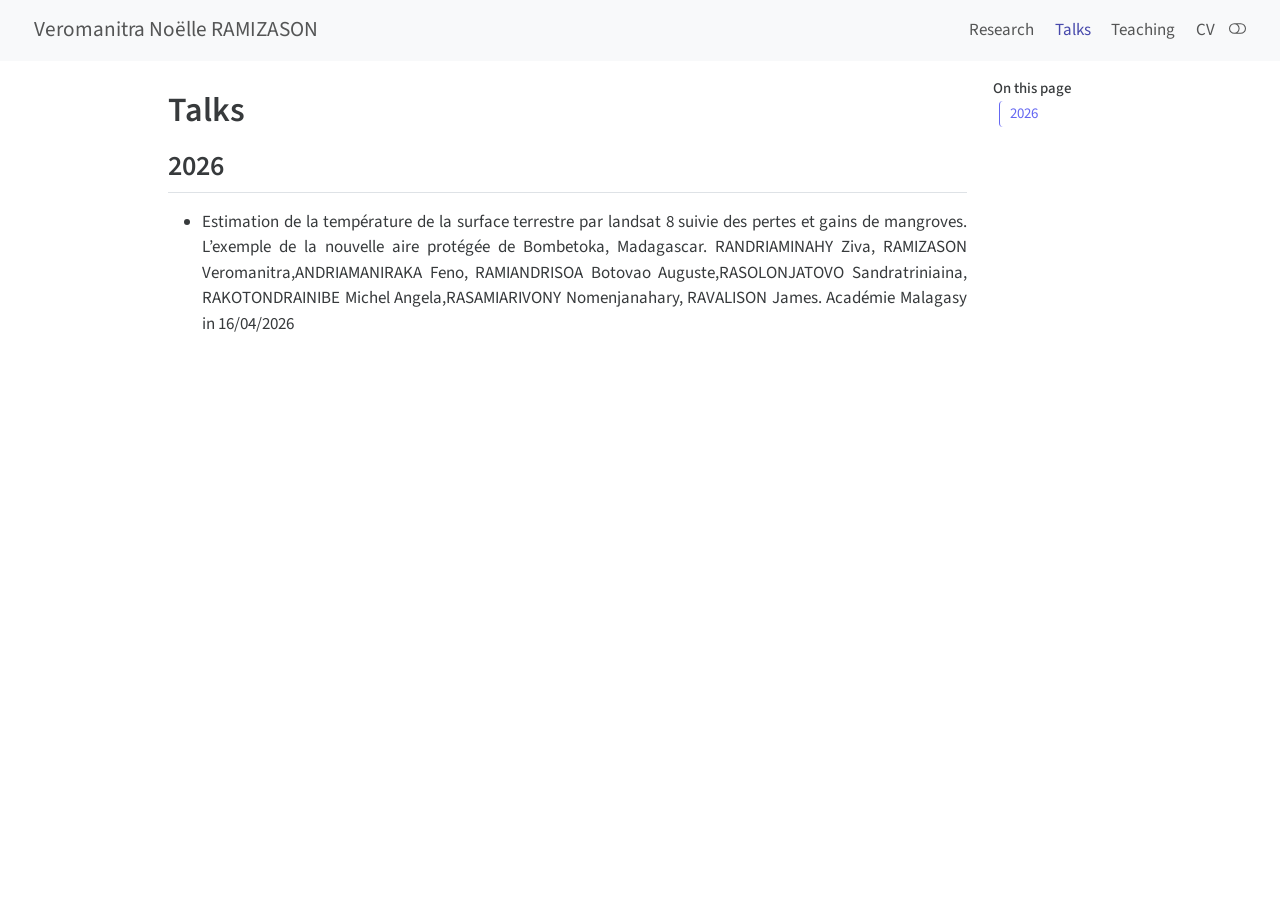
<file: Pages/Talks.html>
<!DOCTYPE html>
<html xmlns="http://www.w3.org/1999/xhtml" lang="en" xml:lang="en"><head>

<meta charset="utf-8">
<meta name="generator" content="quarto-1.9.38">

<meta name="viewport" content="width=device-width, initial-scale=1.0, user-scalable=yes">


<title>Talks – Veromanitra Noëlle RAMIZASON</title>
<style>
/* Default styles provided by pandoc.
** See https://pandoc.org/MANUAL.html#variables-for-html for config info.
*/
code{white-space: pre-wrap;}
span.smallcaps{font-variant: small-caps;}
div.columns{display: flex; gap: min(4vw, 1.5em);}
div.column{flex: auto; overflow-x: auto;}
div.hanging-indent{margin-left: 1.5em; text-indent: -1.5em;}
ul.task-list{list-style: none;}
ul.task-list li input[type="checkbox"] {
  width: 0.8em;
  margin: 0 0.8em 0.2em -1em; /* quarto-specific, see https://github.com/quarto-dev/quarto-cli/issues/4556 */ 
  vertical-align: middle;
}
</style>


<script src="../site_libs/quarto-nav/quarto-nav.js"></script>
<script src="../site_libs/quarto-nav/headroom.min.js"></script>
<link href="../favicon.ico" rel="icon">
<script src="../site_libs/clipboard/clipboard.min.js"></script>
<script src="../site_libs/quarto-html/quarto.js" type="module"></script>
<script src="../site_libs/quarto-html/tabsets/tabsets.js" type="module"></script>
<script src="../site_libs/quarto-html/popper.min.js"></script>
<script src="../site_libs/quarto-html/tippy.umd.min.js"></script>
<script src="../site_libs/quarto-html/anchor.min.js"></script>
<link href="../site_libs/quarto-html/tippy.css" rel="stylesheet">
<link href="../site_libs/quarto-html/quarto-syntax-highlighting-15634bcf2e68342d4ad2dfa704d543f6.css" rel="stylesheet" class="quarto-color-scheme" id="quarto-text-highlighting-styles">
<link href="../site_libs/quarto-html/quarto-syntax-highlighting-dark-0a6b7249c26820e032cb0bd839ff02b1.css" rel="stylesheet" class="quarto-color-scheme quarto-color-alternate" id="quarto-text-highlighting-styles">
<link href="../site_libs/quarto-html/quarto-syntax-highlighting-15634bcf2e68342d4ad2dfa704d543f6.css" rel="stylesheet" class="quarto-color-scheme-extra" id="quarto-text-highlighting-styles">
<script src="../site_libs/bootstrap/bootstrap.min.js"></script>
<link href="../site_libs/bootstrap/bootstrap-icons.css" rel="stylesheet">
<link href="../site_libs/bootstrap/bootstrap-da73d695211fcba811c8eaa2562dfb43.min.css" rel="stylesheet" append-hash="true" class="quarto-color-scheme" id="quarto-bootstrap" data-mode="light">
<link href="../site_libs/bootstrap/bootstrap-dark-b9e9b0af3005a2810d15fa088a586432.min.css" rel="stylesheet" append-hash="true" class="quarto-color-scheme quarto-color-alternate" id="quarto-bootstrap" data-mode="dark">
<link href="../site_libs/bootstrap/bootstrap-da73d695211fcba811c8eaa2562dfb43.min.css" rel="stylesheet" append-hash="true" class="quarto-color-scheme-extra" id="quarto-bootstrap" data-mode="light">
<script id="quarto-search-options" type="application/json">{
  "language": {
    "search-no-results-text": "No results",
    "search-matching-documents-text": "matching documents",
    "search-copy-link-title": "Copy link to search",
    "search-hide-matches-text": "Hide additional matches",
    "search-more-match-text": "more match in this document",
    "search-more-matches-text": "more matches in this document",
    "search-clear-button-title": "Clear",
    "search-text-placeholder": "",
    "search-detached-cancel-button-title": "Cancel",
    "search-submit-button-title": "Submit",
    "search-label": "Search"
  }
}</script>


<meta property="og:title" content="Talks – Veromanitra Noëlle RAMIZASON">
<meta property="og:site_name" content="Veromanitra Noëlle RAMIZASON">
</head>

<body class="nav-fixed quarto-light"><script id="quarto-html-before-body" type="application/javascript">
    const toggleBodyColorMode = (bsSheetEl) => {
      const mode = bsSheetEl.getAttribute("data-mode");
      const bodyEl = window.document.querySelector("body");
      if (mode === "dark") {
        bodyEl.classList.add("quarto-dark");
        bodyEl.classList.remove("quarto-light");
      } else {
        bodyEl.classList.add("quarto-light");
        bodyEl.classList.remove("quarto-dark");
      }
    }
    const toggleBodyColorPrimary = () => {
      const bsSheetEl = window.document.querySelector("link#quarto-bootstrap:not([rel=disabled-stylesheet])");
      if (bsSheetEl) {
        toggleBodyColorMode(bsSheetEl);
      }
    }
    const setColorSchemeToggle = (alternate) => {
      const toggles = window.document.querySelectorAll('.quarto-color-scheme-toggle');
      for (let i=0; i < toggles.length; i++) {
        const toggle = toggles[i];
        if (toggle) {
          if (alternate) {
            toggle.classList.add("alternate");
          } else {
            toggle.classList.remove("alternate");
          }
        }
      }
    };
    const toggleColorMode = (alternate) => {
      // Switch the stylesheets
      const primaryStylesheets = window.document.querySelectorAll('link.quarto-color-scheme:not(.quarto-color-alternate)');
      const alternateStylesheets = window.document.querySelectorAll('link.quarto-color-scheme.quarto-color-alternate');
      manageTransitions('#quarto-margin-sidebar .nav-link', false);
      if (alternate) {
        // note: dark is layered on light, we don't disable primary!
        enableStylesheet(alternateStylesheets);
        for (const sheetNode of alternateStylesheets) {
          if (sheetNode.id === "quarto-bootstrap") {
            toggleBodyColorMode(sheetNode);
          }
        }
      } else {
        disableStylesheet(alternateStylesheets);
        enableStylesheet(primaryStylesheets)
        toggleBodyColorPrimary();
      }
      manageTransitions('#quarto-margin-sidebar .nav-link', true);
      // Switch the toggles
      setColorSchemeToggle(alternate)
      // Hack to workaround the fact that safari doesn't
      // properly recolor the scrollbar when toggling (#1455)
      if (navigator.userAgent.indexOf('Safari') > 0 && navigator.userAgent.indexOf('Chrome') == -1) {
        manageTransitions("body", false);
        window.scrollTo(0, 1);
        setTimeout(() => {
          window.scrollTo(0, 0);
          manageTransitions("body", true);
        }, 40);
      }
    }
    const disableStylesheet = (stylesheets) => {
      for (let i=0; i < stylesheets.length; i++) {
        const stylesheet = stylesheets[i];
        stylesheet.rel = 'disabled-stylesheet';
      }
    }
    const enableStylesheet = (stylesheets) => {
      for (let i=0; i < stylesheets.length; i++) {
        const stylesheet = stylesheets[i];
        if(stylesheet.rel !== 'stylesheet') { // for Chrome, which will still FOUC without this check
          stylesheet.rel = 'stylesheet';
        }
      }
    }
    const manageTransitions = (selector, allowTransitions) => {
      const els = window.document.querySelectorAll(selector);
      for (let i=0; i < els.length; i++) {
        const el = els[i];
        if (allowTransitions) {
          el.classList.remove('notransition');
        } else {
          el.classList.add('notransition');
        }
      }
    }
    const isFileUrl = () => {
      return window.location.protocol === 'file:';
    }
    const hasAlternateSentinel = () => {
      let styleSentinel = getColorSchemeSentinel();
      if (styleSentinel !== null) {
        return styleSentinel === "alternate";
      } else {
        return false;
      }
    }
    const setStyleSentinel = (alternate) => {
      const value = alternate ? "alternate" : "default";
      if (!isFileUrl()) {
        window.localStorage.setItem("quarto-color-scheme", value);
      } else {
        localAlternateSentinel = value;
      }
    }
    const getColorSchemeSentinel = () => {
      if (!isFileUrl()) {
        const storageValue = window.localStorage.getItem("quarto-color-scheme");
        return storageValue != null ? storageValue : localAlternateSentinel;
      } else {
        return localAlternateSentinel;
      }
    }
    const toggleGiscusIfUsed = (isAlternate, darkModeDefault) => {
      const baseTheme = document.querySelector('#giscus-base-theme')?.value ?? 'light';
      const alternateTheme = document.querySelector('#giscus-alt-theme')?.value ?? 'dark';
      let newTheme = '';
      if(authorPrefersDark) {
        newTheme = isAlternate ? baseTheme : alternateTheme;
      } else {
        newTheme = isAlternate ? alternateTheme : baseTheme;
      }
      const changeGiscusTheme = () => {
        // From: https://github.com/giscus/giscus/issues/336
        const sendMessage = (message) => {
          const iframe = document.querySelector('iframe.giscus-frame');
          if (!iframe) return;
          iframe.contentWindow.postMessage({ giscus: message }, 'https://giscus.app');
        }
        sendMessage({
          setConfig: {
            theme: newTheme
          }
        });
      }
      const isGiscussLoaded = window.document.querySelector('iframe.giscus-frame') !== null;
      if (isGiscussLoaded) {
        changeGiscusTheme();
      }
    };
    const authorPrefersDark = false;
    const darkModeDefault = authorPrefersDark;
      document.querySelector('link#quarto-text-highlighting-styles.quarto-color-scheme-extra').rel = 'disabled-stylesheet';
      document.querySelector('link#quarto-bootstrap.quarto-color-scheme-extra').rel = 'disabled-stylesheet';
    let localAlternateSentinel = darkModeDefault ? 'alternate' : 'default';
    // Dark / light mode switch
    window.quartoToggleColorScheme = () => {
      // Read the current dark / light value
      let toAlternate = !hasAlternateSentinel();
      toggleColorMode(toAlternate);
      setStyleSentinel(toAlternate);
      toggleGiscusIfUsed(toAlternate, darkModeDefault);
      window.dispatchEvent(new Event('resize'));
    };
    // Switch to dark mode if need be
    if (hasAlternateSentinel()) {
      toggleColorMode(true);
    } else {
      toggleColorMode(false);
    }
  </script>

<div id="quarto-search-results"></div>
  <header id="quarto-header" class="headroom fixed-top">
    <nav class="navbar navbar-expand-lg " data-bs-theme="dark">
      <div class="navbar-container container-fluid">
      <div class="navbar-brand-container mx-auto">
    <a class="navbar-brand" href="../index.html">
    <span class="navbar-title">Veromanitra Noëlle RAMIZASON</span>
    </a>
  </div>
          <button class="navbar-toggler" type="button" data-bs-toggle="collapse" data-bs-target="#navbarCollapse" aria-controls="navbarCollapse" role="menu" aria-expanded="false" aria-label="Toggle navigation" onclick="if (window.quartoToggleHeadroom) { window.quartoToggleHeadroom(); }">
  <span class="navbar-toggler-icon"></span>
</button>
          <div class="collapse navbar-collapse" id="navbarCollapse">
            <ul class="navbar-nav navbar-nav-scroll ms-auto">
  <li class="nav-item">
    <a class="nav-link" href="../Pages/Research.html"> 
<span class="menu-text">Research</span></a>
  </li>  
  <li class="nav-item">
    <a class="nav-link active" href="../Pages/Talks.html" aria-current="page"> 
<span class="menu-text">Talks</span></a>
  </li>  
  <li class="nav-item">
    <a class="nav-link" href="../Pages/Teaching.html"> 
<span class="menu-text">Teaching</span></a>
  </li>  
  <li class="nav-item">
    <a class="nav-link" href="../Pages/CV.html"> 
<span class="menu-text">CV</span></a>
  </li>  
</ul>
          </div> <!-- /navcollapse -->
            <div class="quarto-navbar-tools">
  <a href="" class="quarto-color-scheme-toggle quarto-navigation-tool  px-1" onclick="window.quartoToggleColorScheme(); return false;" title="Toggle dark mode"><i class="bi"></i></a>
</div>
      </div> <!-- /container-fluid -->
    </nav>
</header>
<!-- content -->
<div id="quarto-content" class="quarto-container page-columns page-rows-contents page-layout-article page-navbar">
<!-- sidebar -->
<!-- margin-sidebar -->
    <div id="quarto-margin-sidebar" class="sidebar margin-sidebar">
        <nav id="TOC" role="doc-toc" class="toc-active">
    <h2 id="toc-title">On this page</h2>
   
  <ul>
  <li><a href="#section" id="toc-section" class="nav-link active" data-scroll-target="#section">2026</a></li>
  </ul>
</nav>
    </div>
<!-- main -->
<main class="content" id="quarto-document-content">


<header id="title-block-header" class="quarto-title-block default">
<div class="quarto-title">
<h1 class="title">Talks</h1>
</div>



<div class="quarto-title-meta">

    
  
    
  </div>
  


</header>


<section id="section" class="level2">
<h2 class="anchored" data-anchor-id="section">2026</h2>
<ul>
<li>Estimation de la température de la surface terrestre par landsat 8 suivie des pertes et gains de mangroves. L’exemple de la nouvelle aire protégée de Bombetoka, Madagascar. RANDRIAMINAHY Ziva, RAMIZASON Veromanitra,ANDRIAMANIRAKA Feno, RAMIANDRISOA Botovao Auguste,RASOLONJATOVO Sandratriniaina, RAKOTONDRAINIBE Michel Angela,RASAMIARIVONY Nomenjanahary, RAVALISON James. Académie Malagasy in 16/04/2026</li>
</ul>


</section>

</main> <!-- /main -->
<script id="quarto-html-after-body" type="application/javascript">
  window.document.addEventListener("DOMContentLoaded", function (event) {
    // Ensure there is a toggle, if there isn't float one in the top right
    if (window.document.querySelector('.quarto-color-scheme-toggle') === null) {
      const a = window.document.createElement('a');
      a.classList.add('top-right');
      a.classList.add('quarto-color-scheme-toggle');
      a.href = "";
      a.onclick = function() { try { window.quartoToggleColorScheme(); } catch {} return false; };
      const i = window.document.createElement("i");
      i.classList.add('bi');
      a.appendChild(i);
      window.document.body.appendChild(a);
    }
    setColorSchemeToggle(hasAlternateSentinel())
    const icon = "";
    const anchorJS = new window.AnchorJS();
    anchorJS.options = {
      placement: 'right',
      icon: icon
    };
    anchorJS.add('.anchored');
    const isCodeAnnotation = (el) => {
      for (const clz of el.classList) {
        if (clz.startsWith('code-annotation-')) {                     
          return true;
        }
      }
      return false;
    }
    const onCopySuccess = function(e) {
      // button target
      const button = e.trigger;
      // don't keep focus
      button.blur();
      // flash "checked"
      button.classList.add('code-copy-button-checked');
      var currentTitle = button.getAttribute("title");
      button.setAttribute("title", "Copied!");
      let tooltip;
      if (window.bootstrap) {
        button.setAttribute("data-bs-toggle", "tooltip");
        button.setAttribute("data-bs-placement", "left");
        button.setAttribute("data-bs-title", "Copied!");
        tooltip = new bootstrap.Tooltip(button, 
          { trigger: "manual", 
            customClass: "code-copy-button-tooltip",
            offset: [0, -8]});
        tooltip.show();    
      }
      setTimeout(function() {
        if (tooltip) {
          tooltip.hide();
          button.removeAttribute("data-bs-title");
          button.removeAttribute("data-bs-toggle");
          button.removeAttribute("data-bs-placement");
        }
        button.setAttribute("title", currentTitle);
        button.classList.remove('code-copy-button-checked');
      }, 1000);
      // clear code selection
      e.clearSelection();
    }
    const getTextToCopy = function(trigger) {
      const outerScaffold = trigger.parentElement.cloneNode(true);
      const codeEl = outerScaffold.querySelector('code');
      for (const childEl of codeEl.children) {
        if (isCodeAnnotation(childEl)) {
          childEl.remove();
        }
      }
      return codeEl.innerText;
    }
    const clipboard = new window.ClipboardJS('.code-copy-button:not([data-in-quarto-modal])', {
      text: getTextToCopy
    });
    clipboard.on('success', onCopySuccess);
    if (window.document.getElementById('quarto-embedded-source-code-modal')) {
      const clipboardModal = new window.ClipboardJS('.code-copy-button[data-in-quarto-modal]', {
        text: getTextToCopy,
        container: window.document.getElementById('quarto-embedded-source-code-modal')
      });
      clipboardModal.on('success', onCopySuccess);
    }
      var localhostRegex = new RegExp(/^(?:http|https):\/\/localhost\:?[0-9]*\//);
      var mailtoRegex = new RegExp(/^mailto:/);
        var filterRegex = new RegExp("https:\/\/Veromanitra\.github\.io\/");
      var isInternal = (href) => {
          return filterRegex.test(href) || localhostRegex.test(href) || mailtoRegex.test(href);
      }
      // Inspect non-navigation links and adorn them if external
     var links = window.document.querySelectorAll('a[href]:not(.nav-link):not(.navbar-brand):not(.toc-action):not(.sidebar-link):not(.sidebar-item-toggle):not(.pagination-link):not(.no-external):not([aria-hidden]):not(.dropdown-item):not(.quarto-navigation-tool):not(.about-link)');
      for (var i=0; i<links.length; i++) {
        const link = links[i];
        if (!isInternal(link.href)) {
          // undo the damage that might have been done by quarto-nav.js in the case of
          // links that we want to consider external
          if (link.dataset.originalHref !== undefined) {
            link.href = link.dataset.originalHref;
          }
        }
      }
    function tippyHover(el, contentFn, onTriggerFn, onUntriggerFn) {
      const config = {
        allowHTML: true,
        maxWidth: 500,
        delay: 100,
        arrow: false,
        appendTo: function(el) {
            return el.parentElement;
        },
        interactive: true,
        interactiveBorder: 10,
        theme: 'quarto',
        placement: 'bottom-start',
      };
      if (contentFn) {
        config.content = contentFn;
      }
      if (onTriggerFn) {
        config.onTrigger = onTriggerFn;
      }
      if (onUntriggerFn) {
        config.onUntrigger = onUntriggerFn;
      }
      window.tippy(el, config); 
    }
    const noterefs = window.document.querySelectorAll('a[role="doc-noteref"]');
    for (var i=0; i<noterefs.length; i++) {
      const ref = noterefs[i];
      tippyHover(ref, function() {
        // use id or data attribute instead here
        let href = ref.getAttribute('data-footnote-href') || ref.getAttribute('href');
        try { href = new URL(href).hash; } catch {}
        const id = href.replace(/^#\/?/, "");
        const note = window.document.getElementById(id);
        if (note) {
          return note.innerHTML;
        } else {
          return "";
        }
      });
    }
    const xrefs = window.document.querySelectorAll('a.quarto-xref');
    const processXRef = (id, note) => {
      // Strip column container classes
      const stripColumnClz = (el) => {
        el.classList.remove("page-full", "page-columns");
        if (el.children) {
          for (const child of el.children) {
            stripColumnClz(child);
          }
        }
      }
      stripColumnClz(note)
      if (id === null || id.startsWith('sec-')) {
        // Special case sections, only their first couple elements
        const container = document.createElement("div");
        if (note.children && note.children.length > 2) {
          container.appendChild(note.children[0].cloneNode(true));
          for (let i = 1; i < note.children.length; i++) {
            const child = note.children[i];
            if (child.tagName === "P" && child.innerText === "") {
              continue;
            } else {
              container.appendChild(child.cloneNode(true));
              break;
            }
          }
          if (window.Quarto?.typesetMath) {
            window.Quarto.typesetMath(container);
          }
          return container.innerHTML
        } else {
          if (window.Quarto?.typesetMath) {
            window.Quarto.typesetMath(note);
          }
          return note.innerHTML;
        }
      } else {
        // Remove any anchor links if they are present
        const anchorLink = note.querySelector('a.anchorjs-link');
        if (anchorLink) {
          anchorLink.remove();
        }
        if (window.Quarto?.typesetMath) {
          window.Quarto.typesetMath(note);
        }
        if (note.classList.contains("callout")) {
          return note.outerHTML;
        } else {
          return note.innerHTML;
        }
      }
    }
    for (var i=0; i<xrefs.length; i++) {
      const xref = xrefs[i];
      tippyHover(xref, undefined, function(instance) {
        instance.disable();
        let url = xref.getAttribute('href');
        let hash = undefined; 
        if (url.startsWith('#')) {
          hash = url;
        } else {
          try { hash = new URL(url).hash; } catch {}
        }
        if (hash) {
          const id = hash.replace(/^#\/?/, "");
          const note = window.document.getElementById(id);
          if (note !== null) {
            try {
              const html = processXRef(id, note.cloneNode(true));
              instance.setContent(html);
            } finally {
              instance.enable();
              instance.show();
            }
          } else {
            // See if we can fetch this
            fetch(url.split('#')[0])
            .then(res => res.text())
            .then(html => {
              const parser = new DOMParser();
              const htmlDoc = parser.parseFromString(html, "text/html");
              const note = htmlDoc.getElementById(id);
              if (note !== null) {
                const html = processXRef(id, note);
                instance.setContent(html);
              } 
            }).finally(() => {
              instance.enable();
              instance.show();
            });
          }
        } else {
          // See if we can fetch a full url (with no hash to target)
          // This is a special case and we should probably do some content thinning / targeting
          fetch(url)
          .then(res => res.text())
          .then(html => {
            const parser = new DOMParser();
            const htmlDoc = parser.parseFromString(html, "text/html");
            const note = htmlDoc.querySelector('main.content');
            if (note !== null) {
              // This should only happen for chapter cross references
              // (since there is no id in the URL)
              // remove the first header
              if (note.children.length > 0 && note.children[0].tagName === "HEADER") {
                note.children[0].remove();
              }
              const html = processXRef(null, note);
              instance.setContent(html);
            } 
          }).finally(() => {
            instance.enable();
            instance.show();
          });
        }
      }, function(instance) {
      });
    }
        let selectedAnnoteEl;
        const selectorForAnnotation = ( cell, annotation) => {
          let cellAttr = 'data-code-cell="' + cell + '"';
          let lineAttr = 'data-code-annotation="' +  annotation + '"';
          const selector = 'span[' + cellAttr + '][' + lineAttr + ']';
          return selector;
        }
        const selectCodeLines = (annoteEl) => {
          const doc = window.document;
          const targetCell = annoteEl.getAttribute("data-target-cell");
          const targetAnnotation = annoteEl.getAttribute("data-target-annotation");
          const annoteSpan = window.document.querySelector(selectorForAnnotation(targetCell, targetAnnotation));
          const lines = annoteSpan.getAttribute("data-code-lines").split(",");
          const lineIds = lines.map((line) => {
            return targetCell + "-" + line;
          })
          let top = null;
          let height = null;
          let parent = null;
          if (lineIds.length > 0) {
              //compute the position of the single el (top and bottom and make a div)
              const el = window.document.getElementById(lineIds[0]);
              top = el.offsetTop;
              height = el.offsetHeight;
              parent = el.parentElement.parentElement;
            if (lineIds.length > 1) {
              const lastEl = window.document.getElementById(lineIds[lineIds.length - 1]);
              const bottom = lastEl.offsetTop + lastEl.offsetHeight;
              height = bottom - top;
            }
            if (top !== null && height !== null && parent !== null) {
              // cook up a div (if necessary) and position it 
              let div = window.document.getElementById("code-annotation-line-highlight");
              if (div === null) {
                div = window.document.createElement("div");
                div.setAttribute("id", "code-annotation-line-highlight");
                div.style.position = 'absolute';
                parent.appendChild(div);
              }
              div.style.top = top - 2 + "px";
              div.style.height = height + 4 + "px";
              div.style.left = 0;
              let gutterDiv = window.document.getElementById("code-annotation-line-highlight-gutter");
              if (gutterDiv === null) {
                gutterDiv = window.document.createElement("div");
                gutterDiv.setAttribute("id", "code-annotation-line-highlight-gutter");
                gutterDiv.style.position = 'absolute';
                const codeCell = window.document.getElementById(targetCell);
                const gutter = codeCell.querySelector('.code-annotation-gutter');
                gutter.appendChild(gutterDiv);
              }
              gutterDiv.style.top = top - 2 + "px";
              gutterDiv.style.height = height + 4 + "px";
            }
            selectedAnnoteEl = annoteEl;
          }
        };
        const unselectCodeLines = () => {
          const elementsIds = ["code-annotation-line-highlight", "code-annotation-line-highlight-gutter"];
          elementsIds.forEach((elId) => {
            const div = window.document.getElementById(elId);
            if (div) {
              div.remove();
            }
          });
          selectedAnnoteEl = undefined;
        };
          // Handle positioning of the toggle
      window.addEventListener(
        "resize",
        throttle(() => {
          elRect = undefined;
          if (selectedAnnoteEl) {
            selectCodeLines(selectedAnnoteEl);
          }
        }, 10)
      );
      function throttle(fn, ms) {
      let throttle = false;
      let timer;
        return (...args) => {
          if(!throttle) { // first call gets through
              fn.apply(this, args);
              throttle = true;
          } else { // all the others get throttled
              if(timer) clearTimeout(timer); // cancel #2
              timer = setTimeout(() => {
                fn.apply(this, args);
                timer = throttle = false;
              }, ms);
          }
        };
      }
        // Attach click handler to the DT
        const annoteDls = window.document.querySelectorAll('dt[data-target-cell]');
        for (const annoteDlNode of annoteDls) {
          annoteDlNode.addEventListener('click', (event) => {
            const clickedEl = event.target;
            if (clickedEl !== selectedAnnoteEl) {
              unselectCodeLines();
              const activeEl = window.document.querySelector('dt[data-target-cell].code-annotation-active');
              if (activeEl) {
                activeEl.classList.remove('code-annotation-active');
              }
              selectCodeLines(clickedEl);
              clickedEl.classList.add('code-annotation-active');
            } else {
              // Unselect the line
              unselectCodeLines();
              clickedEl.classList.remove('code-annotation-active');
            }
          });
        }
    const findCites = (el) => {
      const parentEl = el.parentElement;
      if (parentEl) {
        const cites = parentEl.dataset.cites;
        if (cites) {
          return {
            el,
            cites: cites.split(' ')
          };
        } else {
          return findCites(el.parentElement)
        }
      } else {
        return undefined;
      }
    };
    var bibliorefs = window.document.querySelectorAll('a[role="doc-biblioref"]');
    for (var i=0; i<bibliorefs.length; i++) {
      const ref = bibliorefs[i];
      const citeInfo = findCites(ref);
      if (citeInfo) {
        tippyHover(citeInfo.el, function() {
          var popup = window.document.createElement('div');
          citeInfo.cites.forEach(function(cite) {
            var citeDiv = window.document.createElement('div');
            citeDiv.classList.add('hanging-indent');
            citeDiv.classList.add('csl-entry');
            var biblioDiv = window.document.getElementById('ref-' + cite);
            if (biblioDiv) {
              citeDiv.innerHTML = biblioDiv.innerHTML;
            }
            popup.appendChild(citeDiv);
          });
          return popup.innerHTML;
        });
      }
    }
  });
  </script>
</div> <!-- /content -->




</body></html>
</file>
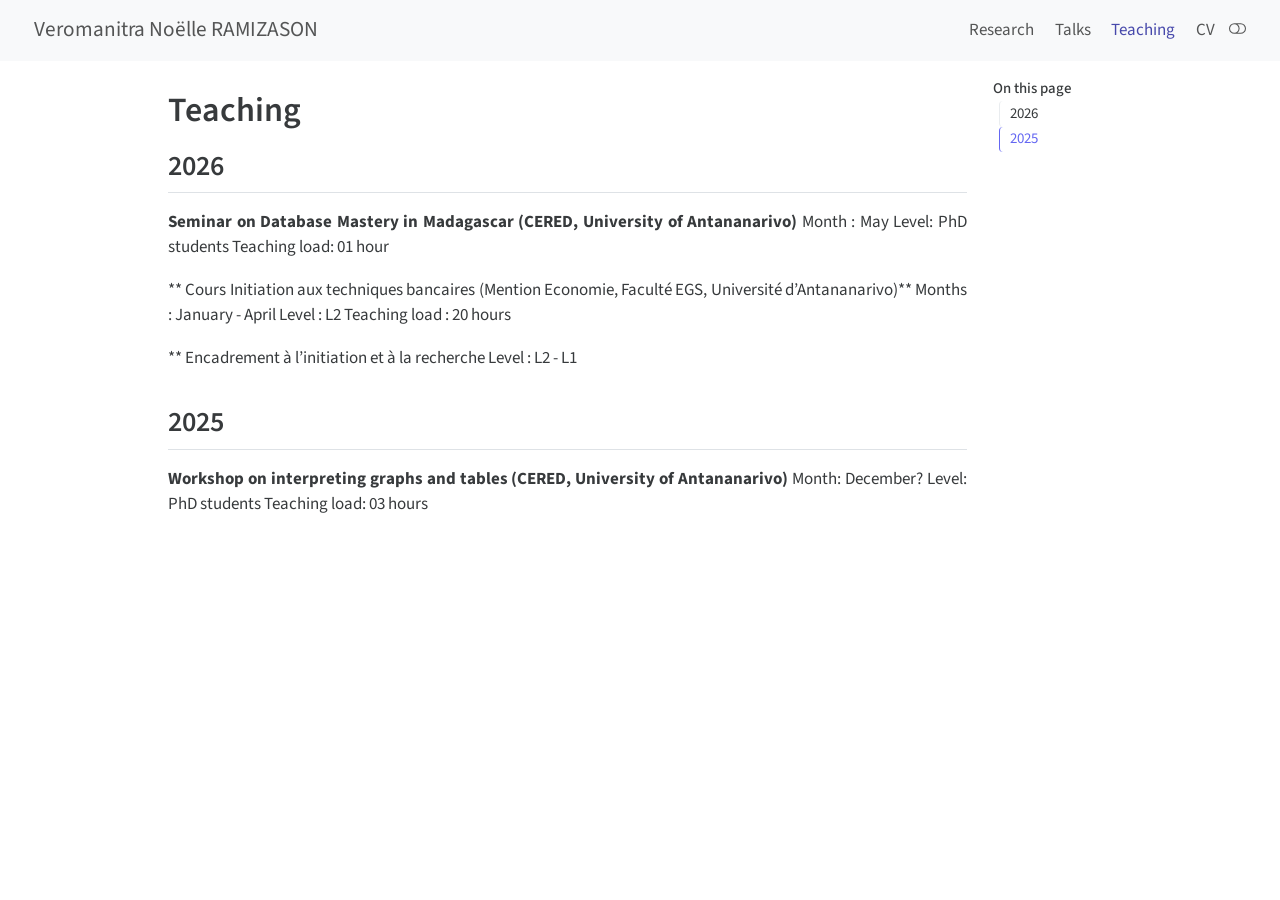
<file: Pages/Teaching.html>
<!DOCTYPE html>
<html xmlns="http://www.w3.org/1999/xhtml" lang="en" xml:lang="en"><head>

<meta charset="utf-8">
<meta name="generator" content="quarto-1.9.38">

<meta name="viewport" content="width=device-width, initial-scale=1.0, user-scalable=yes">


<title>Teaching – Veromanitra Noëlle RAMIZASON</title>
<style>
/* Default styles provided by pandoc.
** See https://pandoc.org/MANUAL.html#variables-for-html for config info.
*/
code{white-space: pre-wrap;}
span.smallcaps{font-variant: small-caps;}
div.columns{display: flex; gap: min(4vw, 1.5em);}
div.column{flex: auto; overflow-x: auto;}
div.hanging-indent{margin-left: 1.5em; text-indent: -1.5em;}
ul.task-list{list-style: none;}
ul.task-list li input[type="checkbox"] {
  width: 0.8em;
  margin: 0 0.8em 0.2em -1em; /* quarto-specific, see https://github.com/quarto-dev/quarto-cli/issues/4556 */ 
  vertical-align: middle;
}
</style>


<script src="../site_libs/quarto-nav/quarto-nav.js"></script>
<script src="../site_libs/quarto-nav/headroom.min.js"></script>
<link href="../favicon.ico" rel="icon">
<script src="../site_libs/clipboard/clipboard.min.js"></script>
<script src="../site_libs/quarto-html/quarto.js" type="module"></script>
<script src="../site_libs/quarto-html/tabsets/tabsets.js" type="module"></script>
<script src="../site_libs/quarto-html/popper.min.js"></script>
<script src="../site_libs/quarto-html/tippy.umd.min.js"></script>
<script src="../site_libs/quarto-html/anchor.min.js"></script>
<link href="../site_libs/quarto-html/tippy.css" rel="stylesheet">
<link href="../site_libs/quarto-html/quarto-syntax-highlighting-15634bcf2e68342d4ad2dfa704d543f6.css" rel="stylesheet" class="quarto-color-scheme" id="quarto-text-highlighting-styles">
<link href="../site_libs/quarto-html/quarto-syntax-highlighting-dark-0a6b7249c26820e032cb0bd839ff02b1.css" rel="stylesheet" class="quarto-color-scheme quarto-color-alternate" id="quarto-text-highlighting-styles">
<link href="../site_libs/quarto-html/quarto-syntax-highlighting-15634bcf2e68342d4ad2dfa704d543f6.css" rel="stylesheet" class="quarto-color-scheme-extra" id="quarto-text-highlighting-styles">
<script src="../site_libs/bootstrap/bootstrap.min.js"></script>
<link href="../site_libs/bootstrap/bootstrap-icons.css" rel="stylesheet">
<link href="../site_libs/bootstrap/bootstrap-da73d695211fcba811c8eaa2562dfb43.min.css" rel="stylesheet" append-hash="true" class="quarto-color-scheme" id="quarto-bootstrap" data-mode="light">
<link href="../site_libs/bootstrap/bootstrap-dark-b9e9b0af3005a2810d15fa088a586432.min.css" rel="stylesheet" append-hash="true" class="quarto-color-scheme quarto-color-alternate" id="quarto-bootstrap" data-mode="dark">
<link href="../site_libs/bootstrap/bootstrap-da73d695211fcba811c8eaa2562dfb43.min.css" rel="stylesheet" append-hash="true" class="quarto-color-scheme-extra" id="quarto-bootstrap" data-mode="light">
<script id="quarto-search-options" type="application/json">{
  "language": {
    "search-no-results-text": "No results",
    "search-matching-documents-text": "matching documents",
    "search-copy-link-title": "Copy link to search",
    "search-hide-matches-text": "Hide additional matches",
    "search-more-match-text": "more match in this document",
    "search-more-matches-text": "more matches in this document",
    "search-clear-button-title": "Clear",
    "search-text-placeholder": "",
    "search-detached-cancel-button-title": "Cancel",
    "search-submit-button-title": "Submit",
    "search-label": "Search"
  }
}</script>


<meta property="og:title" content="Teaching – Veromanitra Noëlle RAMIZASON">
<meta property="og:description" content="">
<meta property="og:site_name" content="Veromanitra Noëlle RAMIZASON">
</head>

<body class="nav-fixed quarto-light"><script id="quarto-html-before-body" type="application/javascript">
    const toggleBodyColorMode = (bsSheetEl) => {
      const mode = bsSheetEl.getAttribute("data-mode");
      const bodyEl = window.document.querySelector("body");
      if (mode === "dark") {
        bodyEl.classList.add("quarto-dark");
        bodyEl.classList.remove("quarto-light");
      } else {
        bodyEl.classList.add("quarto-light");
        bodyEl.classList.remove("quarto-dark");
      }
    }
    const toggleBodyColorPrimary = () => {
      const bsSheetEl = window.document.querySelector("link#quarto-bootstrap:not([rel=disabled-stylesheet])");
      if (bsSheetEl) {
        toggleBodyColorMode(bsSheetEl);
      }
    }
    const setColorSchemeToggle = (alternate) => {
      const toggles = window.document.querySelectorAll('.quarto-color-scheme-toggle');
      for (let i=0; i < toggles.length; i++) {
        const toggle = toggles[i];
        if (toggle) {
          if (alternate) {
            toggle.classList.add("alternate");
          } else {
            toggle.classList.remove("alternate");
          }
        }
      }
    };
    const toggleColorMode = (alternate) => {
      // Switch the stylesheets
      const primaryStylesheets = window.document.querySelectorAll('link.quarto-color-scheme:not(.quarto-color-alternate)');
      const alternateStylesheets = window.document.querySelectorAll('link.quarto-color-scheme.quarto-color-alternate');
      manageTransitions('#quarto-margin-sidebar .nav-link', false);
      if (alternate) {
        // note: dark is layered on light, we don't disable primary!
        enableStylesheet(alternateStylesheets);
        for (const sheetNode of alternateStylesheets) {
          if (sheetNode.id === "quarto-bootstrap") {
            toggleBodyColorMode(sheetNode);
          }
        }
      } else {
        disableStylesheet(alternateStylesheets);
        enableStylesheet(primaryStylesheets)
        toggleBodyColorPrimary();
      }
      manageTransitions('#quarto-margin-sidebar .nav-link', true);
      // Switch the toggles
      setColorSchemeToggle(alternate)
      // Hack to workaround the fact that safari doesn't
      // properly recolor the scrollbar when toggling (#1455)
      if (navigator.userAgent.indexOf('Safari') > 0 && navigator.userAgent.indexOf('Chrome') == -1) {
        manageTransitions("body", false);
        window.scrollTo(0, 1);
        setTimeout(() => {
          window.scrollTo(0, 0);
          manageTransitions("body", true);
        }, 40);
      }
    }
    const disableStylesheet = (stylesheets) => {
      for (let i=0; i < stylesheets.length; i++) {
        const stylesheet = stylesheets[i];
        stylesheet.rel = 'disabled-stylesheet';
      }
    }
    const enableStylesheet = (stylesheets) => {
      for (let i=0; i < stylesheets.length; i++) {
        const stylesheet = stylesheets[i];
        if(stylesheet.rel !== 'stylesheet') { // for Chrome, which will still FOUC without this check
          stylesheet.rel = 'stylesheet';
        }
      }
    }
    const manageTransitions = (selector, allowTransitions) => {
      const els = window.document.querySelectorAll(selector);
      for (let i=0; i < els.length; i++) {
        const el = els[i];
        if (allowTransitions) {
          el.classList.remove('notransition');
        } else {
          el.classList.add('notransition');
        }
      }
    }
    const isFileUrl = () => {
      return window.location.protocol === 'file:';
    }
    const hasAlternateSentinel = () => {
      let styleSentinel = getColorSchemeSentinel();
      if (styleSentinel !== null) {
        return styleSentinel === "alternate";
      } else {
        return false;
      }
    }
    const setStyleSentinel = (alternate) => {
      const value = alternate ? "alternate" : "default";
      if (!isFileUrl()) {
        window.localStorage.setItem("quarto-color-scheme", value);
      } else {
        localAlternateSentinel = value;
      }
    }
    const getColorSchemeSentinel = () => {
      if (!isFileUrl()) {
        const storageValue = window.localStorage.getItem("quarto-color-scheme");
        return storageValue != null ? storageValue : localAlternateSentinel;
      } else {
        return localAlternateSentinel;
      }
    }
    const toggleGiscusIfUsed = (isAlternate, darkModeDefault) => {
      const baseTheme = document.querySelector('#giscus-base-theme')?.value ?? 'light';
      const alternateTheme = document.querySelector('#giscus-alt-theme')?.value ?? 'dark';
      let newTheme = '';
      if(authorPrefersDark) {
        newTheme = isAlternate ? baseTheme : alternateTheme;
      } else {
        newTheme = isAlternate ? alternateTheme : baseTheme;
      }
      const changeGiscusTheme = () => {
        // From: https://github.com/giscus/giscus/issues/336
        const sendMessage = (message) => {
          const iframe = document.querySelector('iframe.giscus-frame');
          if (!iframe) return;
          iframe.contentWindow.postMessage({ giscus: message }, 'https://giscus.app');
        }
        sendMessage({
          setConfig: {
            theme: newTheme
          }
        });
      }
      const isGiscussLoaded = window.document.querySelector('iframe.giscus-frame') !== null;
      if (isGiscussLoaded) {
        changeGiscusTheme();
      }
    };
    const authorPrefersDark = false;
    const darkModeDefault = authorPrefersDark;
      document.querySelector('link#quarto-text-highlighting-styles.quarto-color-scheme-extra').rel = 'disabled-stylesheet';
      document.querySelector('link#quarto-bootstrap.quarto-color-scheme-extra').rel = 'disabled-stylesheet';
    let localAlternateSentinel = darkModeDefault ? 'alternate' : 'default';
    // Dark / light mode switch
    window.quartoToggleColorScheme = () => {
      // Read the current dark / light value
      let toAlternate = !hasAlternateSentinel();
      toggleColorMode(toAlternate);
      setStyleSentinel(toAlternate);
      toggleGiscusIfUsed(toAlternate, darkModeDefault);
      window.dispatchEvent(new Event('resize'));
    };
    // Switch to dark mode if need be
    if (hasAlternateSentinel()) {
      toggleColorMode(true);
    } else {
      toggleColorMode(false);
    }
  </script>

<div id="quarto-search-results"></div>
  <header id="quarto-header" class="headroom fixed-top">
    <nav class="navbar navbar-expand-lg " data-bs-theme="dark">
      <div class="navbar-container container-fluid">
      <div class="navbar-brand-container mx-auto">
    <a class="navbar-brand" href="../index.html">
    <span class="navbar-title">Veromanitra Noëlle RAMIZASON</span>
    </a>
  </div>
          <button class="navbar-toggler" type="button" data-bs-toggle="collapse" data-bs-target="#navbarCollapse" aria-controls="navbarCollapse" role="menu" aria-expanded="false" aria-label="Toggle navigation" onclick="if (window.quartoToggleHeadroom) { window.quartoToggleHeadroom(); }">
  <span class="navbar-toggler-icon"></span>
</button>
          <div class="collapse navbar-collapse" id="navbarCollapse">
            <ul class="navbar-nav navbar-nav-scroll ms-auto">
  <li class="nav-item">
    <a class="nav-link" href="../Pages/Research.html"> 
<span class="menu-text">Research</span></a>
  </li>  
  <li class="nav-item">
    <a class="nav-link" href="../Pages/Talks.html"> 
<span class="menu-text">Talks</span></a>
  </li>  
  <li class="nav-item">
    <a class="nav-link active" href="../Pages/Teaching.html" aria-current="page"> 
<span class="menu-text">Teaching</span></a>
  </li>  
  <li class="nav-item">
    <a class="nav-link" href="../Pages/CV.html"> 
<span class="menu-text">CV</span></a>
  </li>  
</ul>
          </div> <!-- /navcollapse -->
            <div class="quarto-navbar-tools">
  <a href="" class="quarto-color-scheme-toggle quarto-navigation-tool  px-1" onclick="window.quartoToggleColorScheme(); return false;" title="Toggle dark mode"><i class="bi"></i></a>
</div>
      </div> <!-- /container-fluid -->
    </nav>
</header>
<!-- content -->
<div id="quarto-content" class="quarto-container page-columns page-rows-contents page-layout-article page-navbar">
<!-- sidebar -->
<!-- margin-sidebar -->
    <div id="quarto-margin-sidebar" class="sidebar margin-sidebar">
        <nav id="TOC" role="doc-toc" class="toc-active">
    <h2 id="toc-title">On this page</h2>
   
  <ul>
  <li><a href="#section" id="toc-section" class="nav-link active" data-scroll-target="#section">2026</a></li>
  <li><a href="#section-1" id="toc-section-1" class="nav-link" data-scroll-target="#section-1">2025</a></li>
  </ul>
</nav>
    </div>
<!-- main -->
<main class="content" id="quarto-document-content">


<header id="title-block-header" class="quarto-title-block default">
<div class="quarto-title">
<h1 class="title">Teaching</h1>
</div>



<div class="quarto-title-meta">

    
  
    
  </div>
  


</header>


<section id="section" class="level2">
<h2 class="anchored" data-anchor-id="section">2026</h2>
<p><strong>Seminar on Database Mastery in Madagascar (CERED, University of Antananarivo)</strong> Month : May Level: PhD students Teaching load: 01 hour</p>
<p>** Cours Initiation aux techniques bancaires (Mention Economie, Faculté EGS, Université d’Antananarivo)** Months : January - April Level : L2 Teaching load : 20 hours</p>
<p>** Encadrement à l’initiation et à la recherche Level : L2 - L1</p>
</section>
<section id="section-1" class="level2">
<h2 class="anchored" data-anchor-id="section-1">2025</h2>
<p><strong>Workshop on interpreting graphs and tables (CERED, University of Antananarivo)</strong> Month: December? Level: PhD students Teaching load: 03 hours</p>


</section>

</main> <!-- /main -->
<script id="quarto-html-after-body" type="application/javascript">
  window.document.addEventListener("DOMContentLoaded", function (event) {
    // Ensure there is a toggle, if there isn't float one in the top right
    if (window.document.querySelector('.quarto-color-scheme-toggle') === null) {
      const a = window.document.createElement('a');
      a.classList.add('top-right');
      a.classList.add('quarto-color-scheme-toggle');
      a.href = "";
      a.onclick = function() { try { window.quartoToggleColorScheme(); } catch {} return false; };
      const i = window.document.createElement("i");
      i.classList.add('bi');
      a.appendChild(i);
      window.document.body.appendChild(a);
    }
    setColorSchemeToggle(hasAlternateSentinel())
    const icon = "";
    const anchorJS = new window.AnchorJS();
    anchorJS.options = {
      placement: 'right',
      icon: icon
    };
    anchorJS.add('.anchored');
    const isCodeAnnotation = (el) => {
      for (const clz of el.classList) {
        if (clz.startsWith('code-annotation-')) {                     
          return true;
        }
      }
      return false;
    }
    const onCopySuccess = function(e) {
      // button target
      const button = e.trigger;
      // don't keep focus
      button.blur();
      // flash "checked"
      button.classList.add('code-copy-button-checked');
      var currentTitle = button.getAttribute("title");
      button.setAttribute("title", "Copied!");
      let tooltip;
      if (window.bootstrap) {
        button.setAttribute("data-bs-toggle", "tooltip");
        button.setAttribute("data-bs-placement", "left");
        button.setAttribute("data-bs-title", "Copied!");
        tooltip = new bootstrap.Tooltip(button, 
          { trigger: "manual", 
            customClass: "code-copy-button-tooltip",
            offset: [0, -8]});
        tooltip.show();    
      }
      setTimeout(function() {
        if (tooltip) {
          tooltip.hide();
          button.removeAttribute("data-bs-title");
          button.removeAttribute("data-bs-toggle");
          button.removeAttribute("data-bs-placement");
        }
        button.setAttribute("title", currentTitle);
        button.classList.remove('code-copy-button-checked');
      }, 1000);
      // clear code selection
      e.clearSelection();
    }
    const getTextToCopy = function(trigger) {
      const outerScaffold = trigger.parentElement.cloneNode(true);
      const codeEl = outerScaffold.querySelector('code');
      for (const childEl of codeEl.children) {
        if (isCodeAnnotation(childEl)) {
          childEl.remove();
        }
      }
      return codeEl.innerText;
    }
    const clipboard = new window.ClipboardJS('.code-copy-button:not([data-in-quarto-modal])', {
      text: getTextToCopy
    });
    clipboard.on('success', onCopySuccess);
    if (window.document.getElementById('quarto-embedded-source-code-modal')) {
      const clipboardModal = new window.ClipboardJS('.code-copy-button[data-in-quarto-modal]', {
        text: getTextToCopy,
        container: window.document.getElementById('quarto-embedded-source-code-modal')
      });
      clipboardModal.on('success', onCopySuccess);
    }
      var localhostRegex = new RegExp(/^(?:http|https):\/\/localhost\:?[0-9]*\//);
      var mailtoRegex = new RegExp(/^mailto:/);
        var filterRegex = new RegExp("https:\/\/Veromanitra\.github\.io\/");
      var isInternal = (href) => {
          return filterRegex.test(href) || localhostRegex.test(href) || mailtoRegex.test(href);
      }
      // Inspect non-navigation links and adorn them if external
     var links = window.document.querySelectorAll('a[href]:not(.nav-link):not(.navbar-brand):not(.toc-action):not(.sidebar-link):not(.sidebar-item-toggle):not(.pagination-link):not(.no-external):not([aria-hidden]):not(.dropdown-item):not(.quarto-navigation-tool):not(.about-link)');
      for (var i=0; i<links.length; i++) {
        const link = links[i];
        if (!isInternal(link.href)) {
          // undo the damage that might have been done by quarto-nav.js in the case of
          // links that we want to consider external
          if (link.dataset.originalHref !== undefined) {
            link.href = link.dataset.originalHref;
          }
        }
      }
    function tippyHover(el, contentFn, onTriggerFn, onUntriggerFn) {
      const config = {
        allowHTML: true,
        maxWidth: 500,
        delay: 100,
        arrow: false,
        appendTo: function(el) {
            return el.parentElement;
        },
        interactive: true,
        interactiveBorder: 10,
        theme: 'quarto',
        placement: 'bottom-start',
      };
      if (contentFn) {
        config.content = contentFn;
      }
      if (onTriggerFn) {
        config.onTrigger = onTriggerFn;
      }
      if (onUntriggerFn) {
        config.onUntrigger = onUntriggerFn;
      }
      window.tippy(el, config); 
    }
    const noterefs = window.document.querySelectorAll('a[role="doc-noteref"]');
    for (var i=0; i<noterefs.length; i++) {
      const ref = noterefs[i];
      tippyHover(ref, function() {
        // use id or data attribute instead here
        let href = ref.getAttribute('data-footnote-href') || ref.getAttribute('href');
        try { href = new URL(href).hash; } catch {}
        const id = href.replace(/^#\/?/, "");
        const note = window.document.getElementById(id);
        if (note) {
          return note.innerHTML;
        } else {
          return "";
        }
      });
    }
    const xrefs = window.document.querySelectorAll('a.quarto-xref');
    const processXRef = (id, note) => {
      // Strip column container classes
      const stripColumnClz = (el) => {
        el.classList.remove("page-full", "page-columns");
        if (el.children) {
          for (const child of el.children) {
            stripColumnClz(child);
          }
        }
      }
      stripColumnClz(note)
      if (id === null || id.startsWith('sec-')) {
        // Special case sections, only their first couple elements
        const container = document.createElement("div");
        if (note.children && note.children.length > 2) {
          container.appendChild(note.children[0].cloneNode(true));
          for (let i = 1; i < note.children.length; i++) {
            const child = note.children[i];
            if (child.tagName === "P" && child.innerText === "") {
              continue;
            } else {
              container.appendChild(child.cloneNode(true));
              break;
            }
          }
          if (window.Quarto?.typesetMath) {
            window.Quarto.typesetMath(container);
          }
          return container.innerHTML
        } else {
          if (window.Quarto?.typesetMath) {
            window.Quarto.typesetMath(note);
          }
          return note.innerHTML;
        }
      } else {
        // Remove any anchor links if they are present
        const anchorLink = note.querySelector('a.anchorjs-link');
        if (anchorLink) {
          anchorLink.remove();
        }
        if (window.Quarto?.typesetMath) {
          window.Quarto.typesetMath(note);
        }
        if (note.classList.contains("callout")) {
          return note.outerHTML;
        } else {
          return note.innerHTML;
        }
      }
    }
    for (var i=0; i<xrefs.length; i++) {
      const xref = xrefs[i];
      tippyHover(xref, undefined, function(instance) {
        instance.disable();
        let url = xref.getAttribute('href');
        let hash = undefined; 
        if (url.startsWith('#')) {
          hash = url;
        } else {
          try { hash = new URL(url).hash; } catch {}
        }
        if (hash) {
          const id = hash.replace(/^#\/?/, "");
          const note = window.document.getElementById(id);
          if (note !== null) {
            try {
              const html = processXRef(id, note.cloneNode(true));
              instance.setContent(html);
            } finally {
              instance.enable();
              instance.show();
            }
          } else {
            // See if we can fetch this
            fetch(url.split('#')[0])
            .then(res => res.text())
            .then(html => {
              const parser = new DOMParser();
              const htmlDoc = parser.parseFromString(html, "text/html");
              const note = htmlDoc.getElementById(id);
              if (note !== null) {
                const html = processXRef(id, note);
                instance.setContent(html);
              } 
            }).finally(() => {
              instance.enable();
              instance.show();
            });
          }
        } else {
          // See if we can fetch a full url (with no hash to target)
          // This is a special case and we should probably do some content thinning / targeting
          fetch(url)
          .then(res => res.text())
          .then(html => {
            const parser = new DOMParser();
            const htmlDoc = parser.parseFromString(html, "text/html");
            const note = htmlDoc.querySelector('main.content');
            if (note !== null) {
              // This should only happen for chapter cross references
              // (since there is no id in the URL)
              // remove the first header
              if (note.children.length > 0 && note.children[0].tagName === "HEADER") {
                note.children[0].remove();
              }
              const html = processXRef(null, note);
              instance.setContent(html);
            } 
          }).finally(() => {
            instance.enable();
            instance.show();
          });
        }
      }, function(instance) {
      });
    }
        let selectedAnnoteEl;
        const selectorForAnnotation = ( cell, annotation) => {
          let cellAttr = 'data-code-cell="' + cell + '"';
          let lineAttr = 'data-code-annotation="' +  annotation + '"';
          const selector = 'span[' + cellAttr + '][' + lineAttr + ']';
          return selector;
        }
        const selectCodeLines = (annoteEl) => {
          const doc = window.document;
          const targetCell = annoteEl.getAttribute("data-target-cell");
          const targetAnnotation = annoteEl.getAttribute("data-target-annotation");
          const annoteSpan = window.document.querySelector(selectorForAnnotation(targetCell, targetAnnotation));
          const lines = annoteSpan.getAttribute("data-code-lines").split(",");
          const lineIds = lines.map((line) => {
            return targetCell + "-" + line;
          })
          let top = null;
          let height = null;
          let parent = null;
          if (lineIds.length > 0) {
              //compute the position of the single el (top and bottom and make a div)
              const el = window.document.getElementById(lineIds[0]);
              top = el.offsetTop;
              height = el.offsetHeight;
              parent = el.parentElement.parentElement;
            if (lineIds.length > 1) {
              const lastEl = window.document.getElementById(lineIds[lineIds.length - 1]);
              const bottom = lastEl.offsetTop + lastEl.offsetHeight;
              height = bottom - top;
            }
            if (top !== null && height !== null && parent !== null) {
              // cook up a div (if necessary) and position it 
              let div = window.document.getElementById("code-annotation-line-highlight");
              if (div === null) {
                div = window.document.createElement("div");
                div.setAttribute("id", "code-annotation-line-highlight");
                div.style.position = 'absolute';
                parent.appendChild(div);
              }
              div.style.top = top - 2 + "px";
              div.style.height = height + 4 + "px";
              div.style.left = 0;
              let gutterDiv = window.document.getElementById("code-annotation-line-highlight-gutter");
              if (gutterDiv === null) {
                gutterDiv = window.document.createElement("div");
                gutterDiv.setAttribute("id", "code-annotation-line-highlight-gutter");
                gutterDiv.style.position = 'absolute';
                const codeCell = window.document.getElementById(targetCell);
                const gutter = codeCell.querySelector('.code-annotation-gutter');
                gutter.appendChild(gutterDiv);
              }
              gutterDiv.style.top = top - 2 + "px";
              gutterDiv.style.height = height + 4 + "px";
            }
            selectedAnnoteEl = annoteEl;
          }
        };
        const unselectCodeLines = () => {
          const elementsIds = ["code-annotation-line-highlight", "code-annotation-line-highlight-gutter"];
          elementsIds.forEach((elId) => {
            const div = window.document.getElementById(elId);
            if (div) {
              div.remove();
            }
          });
          selectedAnnoteEl = undefined;
        };
          // Handle positioning of the toggle
      window.addEventListener(
        "resize",
        throttle(() => {
          elRect = undefined;
          if (selectedAnnoteEl) {
            selectCodeLines(selectedAnnoteEl);
          }
        }, 10)
      );
      function throttle(fn, ms) {
      let throttle = false;
      let timer;
        return (...args) => {
          if(!throttle) { // first call gets through
              fn.apply(this, args);
              throttle = true;
          } else { // all the others get throttled
              if(timer) clearTimeout(timer); // cancel #2
              timer = setTimeout(() => {
                fn.apply(this, args);
                timer = throttle = false;
              }, ms);
          }
        };
      }
        // Attach click handler to the DT
        const annoteDls = window.document.querySelectorAll('dt[data-target-cell]');
        for (const annoteDlNode of annoteDls) {
          annoteDlNode.addEventListener('click', (event) => {
            const clickedEl = event.target;
            if (clickedEl !== selectedAnnoteEl) {
              unselectCodeLines();
              const activeEl = window.document.querySelector('dt[data-target-cell].code-annotation-active');
              if (activeEl) {
                activeEl.classList.remove('code-annotation-active');
              }
              selectCodeLines(clickedEl);
              clickedEl.classList.add('code-annotation-active');
            } else {
              // Unselect the line
              unselectCodeLines();
              clickedEl.classList.remove('code-annotation-active');
            }
          });
        }
    const findCites = (el) => {
      const parentEl = el.parentElement;
      if (parentEl) {
        const cites = parentEl.dataset.cites;
        if (cites) {
          return {
            el,
            cites: cites.split(' ')
          };
        } else {
          return findCites(el.parentElement)
        }
      } else {
        return undefined;
      }
    };
    var bibliorefs = window.document.querySelectorAll('a[role="doc-biblioref"]');
    for (var i=0; i<bibliorefs.length; i++) {
      const ref = bibliorefs[i];
      const citeInfo = findCites(ref);
      if (citeInfo) {
        tippyHover(citeInfo.el, function() {
          var popup = window.document.createElement('div');
          citeInfo.cites.forEach(function(cite) {
            var citeDiv = window.document.createElement('div');
            citeDiv.classList.add('hanging-indent');
            citeDiv.classList.add('csl-entry');
            var biblioDiv = window.document.getElementById('ref-' + cite);
            if (biblioDiv) {
              citeDiv.innerHTML = biblioDiv.innerHTML;
            }
            popup.appendChild(citeDiv);
          });
          return popup.innerHTML;
        });
      }
    }
  });
  </script>
</div> <!-- /content -->




</body></html>
</file>
<file: site_libs/quarto-html/tippy.css>
.tippy-box[data-animation=fade][data-state=hidden]{opacity:0}[data-tippy-root]{max-width:calc(100vw - 10px)}.tippy-box{position:relative;background-color:#333;color:#fff;border-radius:4px;font-size:14px;line-height:1.4;white-space:normal;outline:0;transition-property:transform,visibility,opacity}.tippy-box[data-placement^=top]>.tippy-arrow{bottom:0}.tippy-box[data-placement^=top]>.tippy-arrow:before{bottom:-7px;left:0;border-width:8px 8px 0;border-top-color:initial;transform-origin:center top}.tippy-box[data-placement^=bottom]>.tippy-arrow{top:0}.tippy-box[data-placement^=bottom]>.tippy-arrow:before{top:-7px;left:0;border-width:0 8px 8px;border-bottom-color:initial;transform-origin:center bottom}.tippy-box[data-placement^=left]>.tippy-arrow{right:0}.tippy-box[data-placement^=left]>.tippy-arrow:before{border-width:8px 0 8px 8px;border-left-color:initial;right:-7px;transform-origin:center left}.tippy-box[data-placement^=right]>.tippy-arrow{left:0}.tippy-box[data-placement^=right]>.tippy-arrow:before{left:-7px;border-width:8px 8px 8px 0;border-right-color:initial;transform-origin:center right}.tippy-box[data-inertia][data-state=visible]{transition-timing-function:cubic-bezier(.54,1.5,.38,1.11)}.tippy-arrow{width:16px;height:16px;color:#333}.tippy-arrow:before{content:"";position:absolute;border-color:transparent;border-style:solid}.tippy-content{position:relative;padding:5px 9px;z-index:1}
</file>
<file: site_libs/quarto-html/quarto-syntax-highlighting-15634bcf2e68342d4ad2dfa704d543f6.css>
/* quarto syntax highlight colors */
:root {
  --quarto-hl-ot-color: #003B4F;
  --quarto-hl-at-color: #657422;
  --quarto-hl-ss-color: #20794D;
  --quarto-hl-an-color: #5E5E5E;
  --quarto-hl-fu-color: #4758AB;
  --quarto-hl-st-color: #20794D;
  --quarto-hl-cf-color: #003B4F;
  --quarto-hl-op-color: #5E5E5E;
  --quarto-hl-er-color: #AD0000;
  --quarto-hl-bn-color: #AD0000;
  --quarto-hl-al-color: #AD0000;
  --quarto-hl-va-color: #111111;
  --quarto-hl-bu-color: inherit;
  --quarto-hl-ex-color: inherit;
  --quarto-hl-pp-color: #AD0000;
  --quarto-hl-in-color: #5E5E5E;
  --quarto-hl-vs-color: #20794D;
  --quarto-hl-wa-color: #5E5E5E;
  --quarto-hl-do-color: #5E5E5E;
  --quarto-hl-im-color: #00769E;
  --quarto-hl-ch-color: #20794D;
  --quarto-hl-dt-color: #AD0000;
  --quarto-hl-fl-color: #AD0000;
  --quarto-hl-co-color: #5E5E5E;
  --quarto-hl-cv-color: #5E5E5E;
  --quarto-hl-cn-color: #8f5902;
  --quarto-hl-sc-color: #5E5E5E;
  --quarto-hl-dv-color: #AD0000;
  --quarto-hl-kw-color: #003B4F;
}

/* other quarto variables */
:root {
  --quarto-font-monospace: SFMono-Regular, Menlo, Monaco, Consolas, "Liberation Mono", "Courier New", monospace;
}

/* syntax highlight based on Pandoc's rules */
pre > code.sourceCode > span {
  color: #003B4F;
}

code.sourceCode > span {
  color: #003B4F;
}

div.sourceCode,
div.sourceCode pre.sourceCode {
  color: #003B4F;
}

/* Normal */
code span {
  color: #003B4F;
}

/* Alert */
code span.al {
  color: #AD0000;
  font-style: inherit;
}

/* Annotation */
code span.an {
  color: #5E5E5E;
  font-style: inherit;
}

/* Attribute */
code span.at {
  color: #657422;
  font-style: inherit;
}

/* BaseN */
code span.bn {
  color: #AD0000;
  font-style: inherit;
}

/* BuiltIn */
code span.bu {
  font-style: inherit;
}

/* ControlFlow */
code span.cf {
  color: #003B4F;
  font-weight: bold;
  font-style: inherit;
}

/* Char */
code span.ch {
  color: #20794D;
  font-style: inherit;
}

/* Constant */
code span.cn {
  color: #8f5902;
  font-style: inherit;
}

/* Comment */
code span.co {
  color: #5E5E5E;
  font-style: inherit;
}

/* CommentVar */
code span.cv {
  color: #5E5E5E;
  font-style: italic;
}

/* Documentation */
code span.do {
  color: #5E5E5E;
  font-style: italic;
}

/* DataType */
code span.dt {
  color: #AD0000;
  font-style: inherit;
}

/* DecVal */
code span.dv {
  color: #AD0000;
  font-style: inherit;
}

/* Error */
code span.er {
  color: #AD0000;
  font-style: inherit;
}

/* Extension */
code span.ex {
  font-style: inherit;
}

/* Float */
code span.fl {
  color: #AD0000;
  font-style: inherit;
}

/* Function */
code span.fu {
  color: #4758AB;
  font-style: inherit;
}

/* Import */
code span.im {
  color: #00769E;
  font-style: inherit;
}

/* Information */
code span.in {
  color: #5E5E5E;
  font-style: inherit;
}

/* Keyword */
code span.kw {
  color: #003B4F;
  font-weight: bold;
  font-style: inherit;
}

/* Operator */
code span.op {
  color: #5E5E5E;
  font-style: inherit;
}

/* Other */
code span.ot {
  color: #003B4F;
  font-style: inherit;
}

/* Preprocessor */
code span.pp {
  color: #AD0000;
  font-style: inherit;
}

/* SpecialChar */
code span.sc {
  color: #5E5E5E;
  font-style: inherit;
}

/* SpecialString */
code span.ss {
  color: #20794D;
  font-style: inherit;
}

/* String */
code span.st {
  color: #20794D;
  font-style: inherit;
}

/* Variable */
code span.va {
  color: #111111;
  font-style: inherit;
}

/* VerbatimString */
code span.vs {
  color: #20794D;
  font-style: inherit;
}

/* Warning */
code span.wa {
  color: #5E5E5E;
  font-style: italic;
}

.prevent-inlining {
  content: "</";
}

/*# sourceMappingURL=f23921c56f73e400b49028c9186a1aa0.css.map */
</file>
<file: site_libs/quarto-html/quarto-syntax-highlighting-dark-0a6b7249c26820e032cb0bd839ff02b1.css>
/* quarto syntax highlight colors */
:root {
  --quarto-hl-al-color: #f07178;
  --quarto-hl-an-color: #d4d0ab;
  --quarto-hl-at-color: #00e0e0;
  --quarto-hl-bn-color: #d4d0ab;
  --quarto-hl-bu-color: #abe338;
  --quarto-hl-ch-color: #abe338;
  --quarto-hl-co-color: #f8f8f2;
  --quarto-hl-cv-color: #ffd700;
  --quarto-hl-cn-color: #ffd700;
  --quarto-hl-cf-color: #ffa07a;
  --quarto-hl-dt-color: #ffa07a;
  --quarto-hl-dv-color: #d4d0ab;
  --quarto-hl-do-color: #f8f8f2;
  --quarto-hl-er-color: #f07178;
  --quarto-hl-ex-color: #00e0e0;
  --quarto-hl-fl-color: #d4d0ab;
  --quarto-hl-fu-color: #ffa07a;
  --quarto-hl-im-color: #abe338;
  --quarto-hl-in-color: #d4d0ab;
  --quarto-hl-kw-color: #ffa07a;
  --quarto-hl-op-color: #ffa07a;
  --quarto-hl-ot-color: #00e0e0;
  --quarto-hl-pp-color: #dcc6e0;
  --quarto-hl-re-color: #00e0e0;
  --quarto-hl-sc-color: #abe338;
  --quarto-hl-ss-color: #abe338;
  --quarto-hl-st-color: #abe338;
  --quarto-hl-va-color: #00e0e0;
  --quarto-hl-vs-color: #abe338;
  --quarto-hl-wa-color: #dcc6e0;
}

/* other quarto variables */
:root {
  --quarto-font-monospace: SFMono-Regular, Menlo, Monaco, Consolas, "Liberation Mono", "Courier New", monospace;
}

/* syntax highlight based on Pandoc's rules */
pre > code.sourceCode > span {
  color: #f8f8f2;
}

code.sourceCode > span {
  color: #f8f8f2;
}

div.sourceCode,
div.sourceCode pre.sourceCode {
  color: #f8f8f2;
}

/* Normal */
code span {
  color: #f8f8f2;
}

/* Alert */
code span.al {
  color: #f07178;
}

/* Annotation */
code span.an {
  color: #d4d0ab;
}

/* Attribute */
code span.at {
  color: #00e0e0;
}

/* BaseN */
code span.bn {
  color: #d4d0ab;
}

/* BuiltIn */
code span.bu {
  color: #abe338;
}

/* ControlFlow */
code span.cf {
  font-weight: bold;
  color: #ffa07a;
}

/* Char */
code span.ch {
  color: #abe338;
}

/* Constant */
code span.cn {
  color: #ffd700;
}

/* Comment */
code span.co {
  font-style: italic;
  color: #f8f8f2;
}

/* CommentVar */
code span.cv {
  color: #ffd700;
}

/* Documentation */
code span.do {
  color: #f8f8f2;
}

/* DataType */
code span.dt {
  color: #ffa07a;
}

/* DecVal */
code span.dv {
  color: #d4d0ab;
}

/* Error */
code span.er {
  color: #f07178;
  text-decoration: underline;
}

/* Extension */
code span.ex {
  font-weight: bold;
  color: #00e0e0;
}

/* Float */
code span.fl {
  color: #d4d0ab;
}

/* Function */
code span.fu {
  color: #ffa07a;
}

/* Import */
code span.im {
  color: #abe338;
}

/* Information */
code span.in {
  color: #d4d0ab;
}

/* Keyword */
code span.kw {
  font-weight: bold;
  color: #ffa07a;
}

/* Operator */
code span.op {
  color: #ffa07a;
}

/* Other */
code span.ot {
  color: #00e0e0;
}

/* Preprocessor */
code span.pp {
  color: #dcc6e0;
}

/* RegionMarker */
code span.re {
  background-color: #f8f8f2;
  color: #00e0e0;
}

/* SpecialChar */
code span.sc {
  color: #abe338;
}

/* SpecialString */
code span.ss {
  color: #abe338;
}

/* String */
code span.st {
  color: #abe338;
}

/* Variable */
code span.va {
  color: #00e0e0;
}

/* VerbatimString */
code span.vs {
  color: #abe338;
}

/* Warning */
code span.wa {
  color: #dcc6e0;
}

.prevent-inlining {
  content: "</";
}

/*# sourceMappingURL=175367c052bafc98bd680af3479823f0.css.map */
</file>
